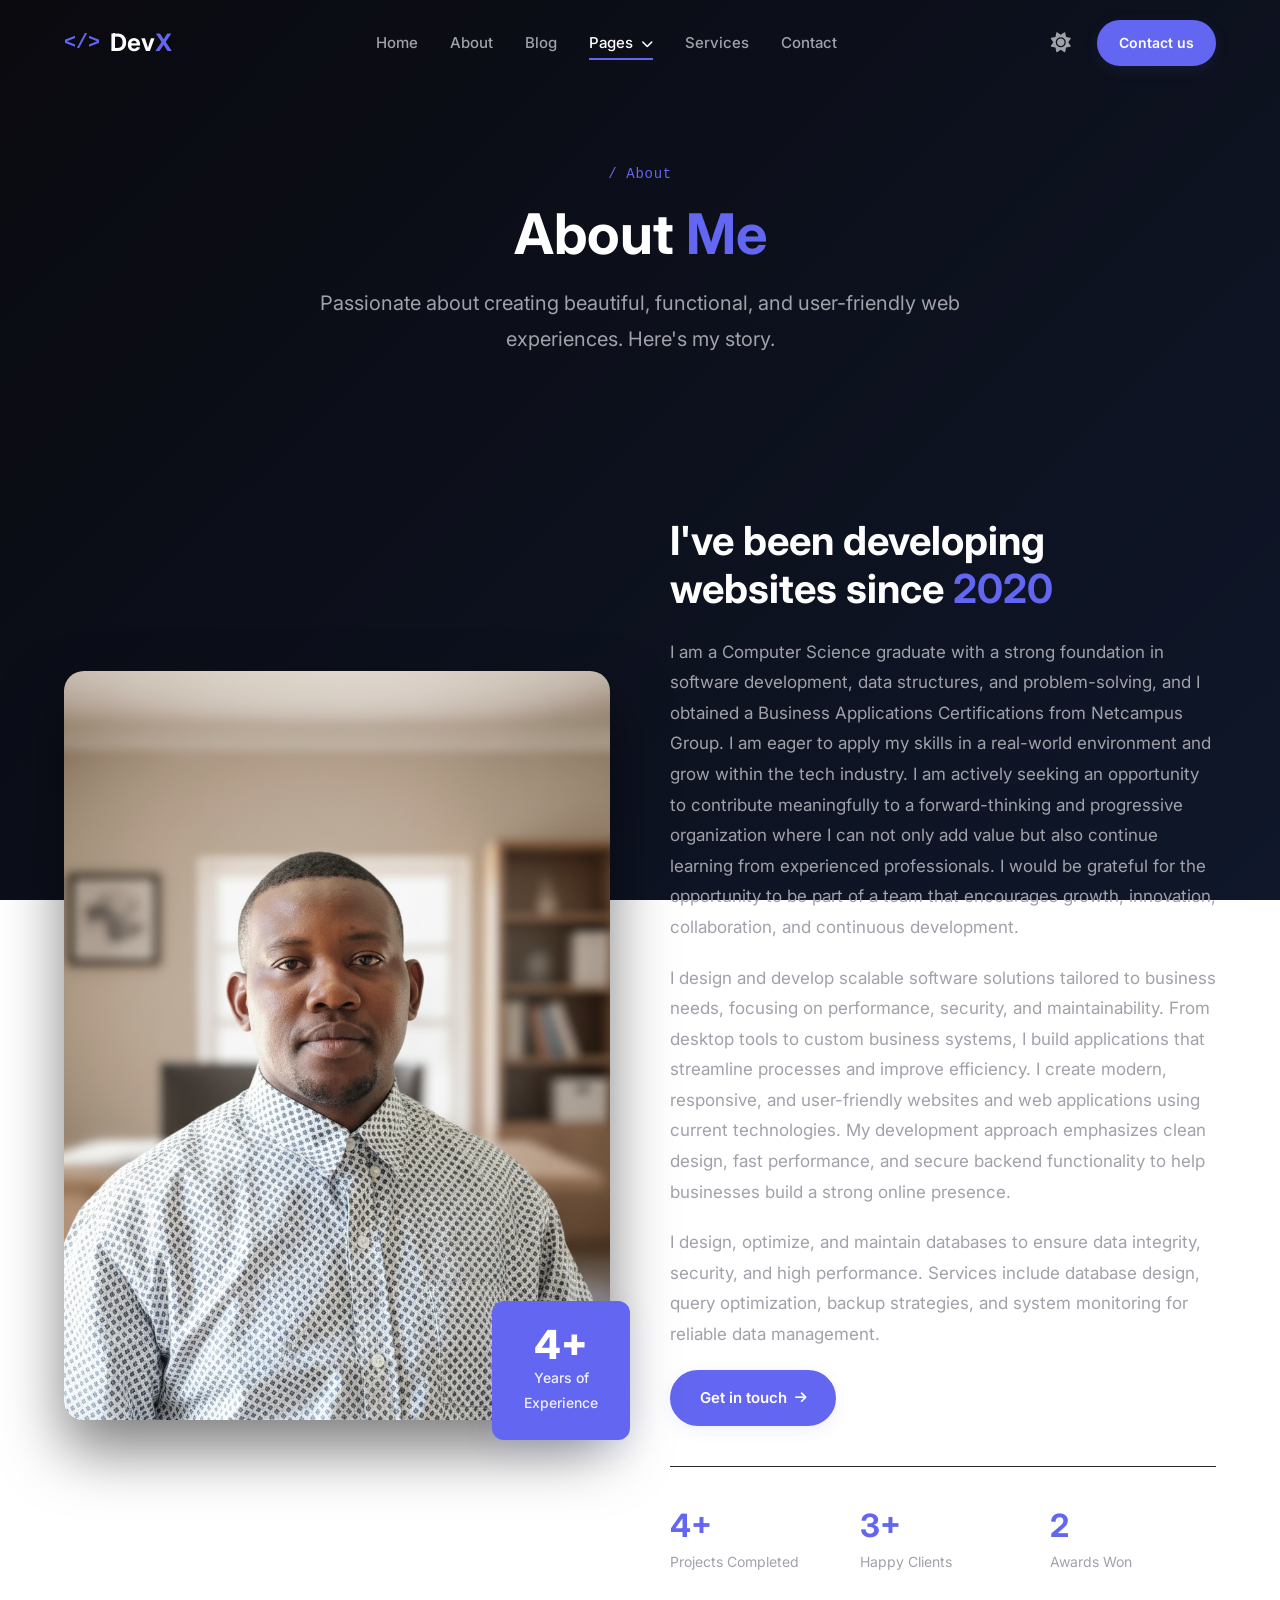
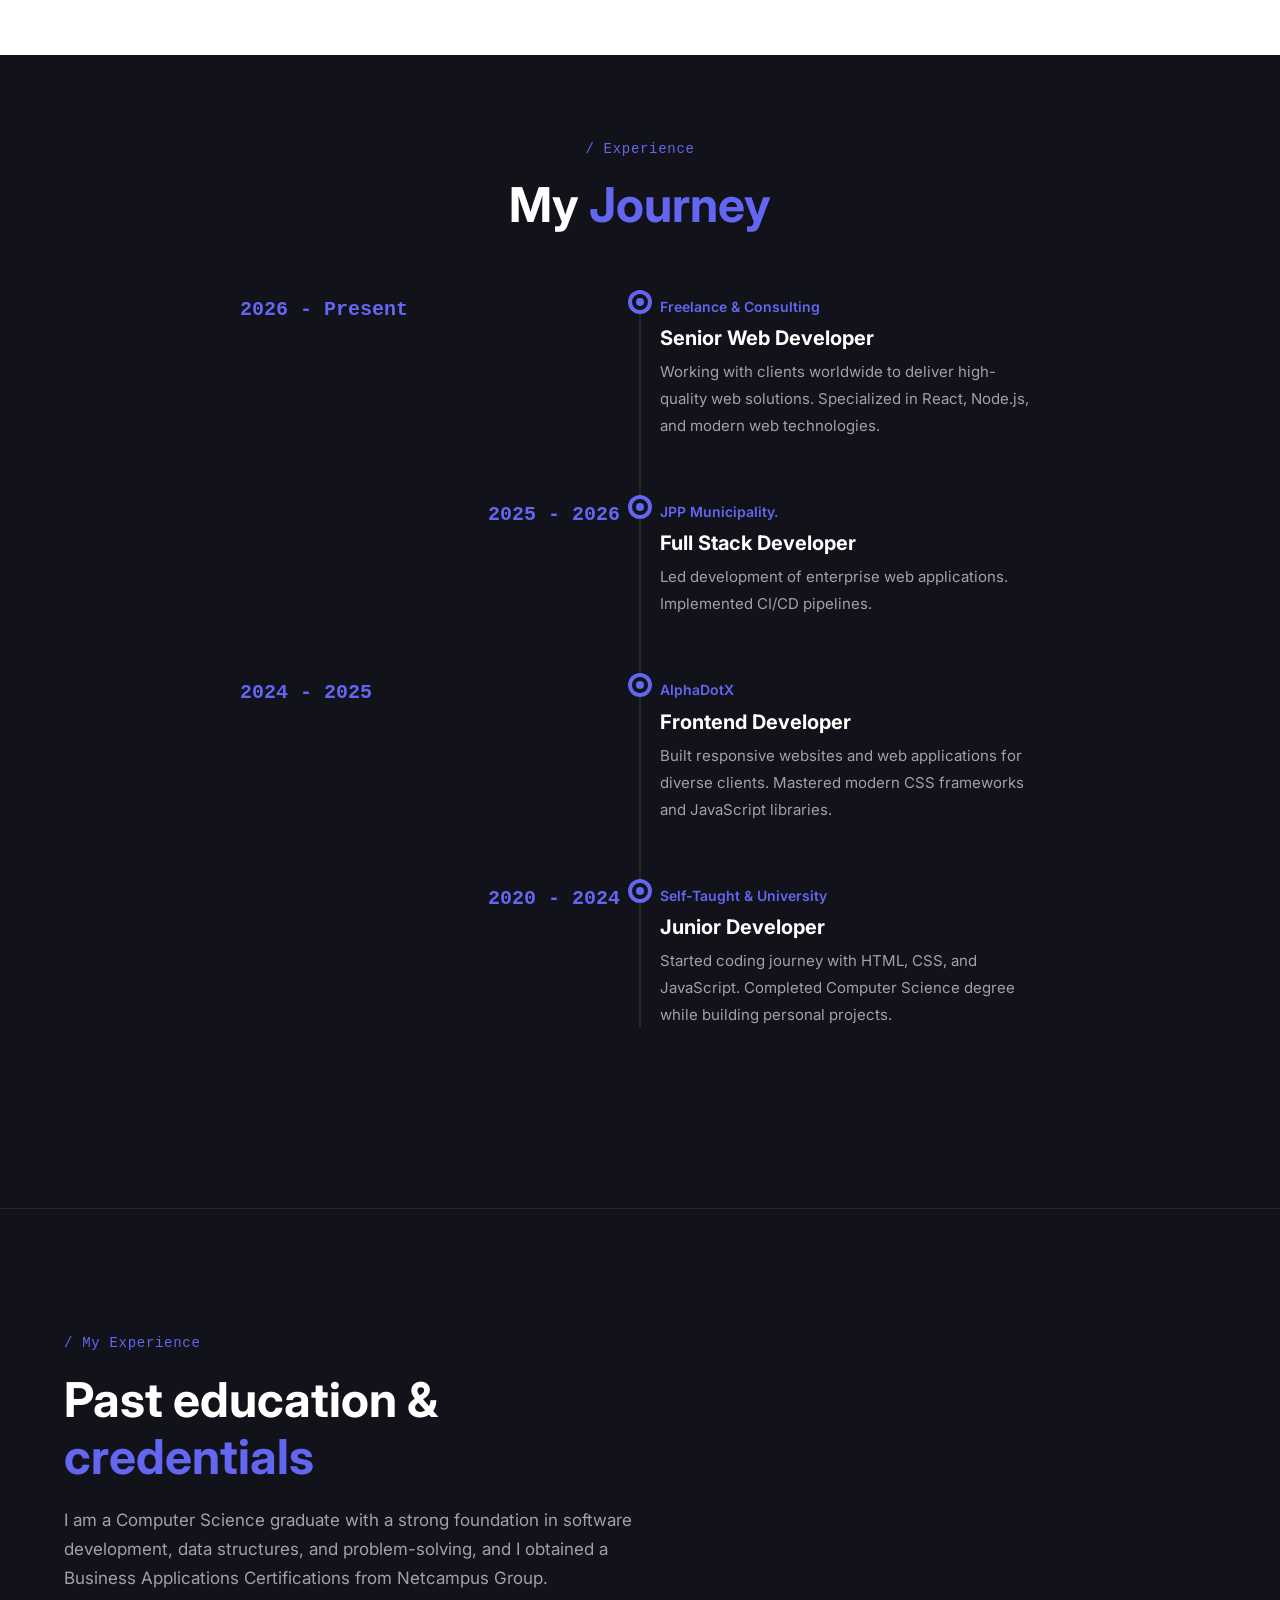
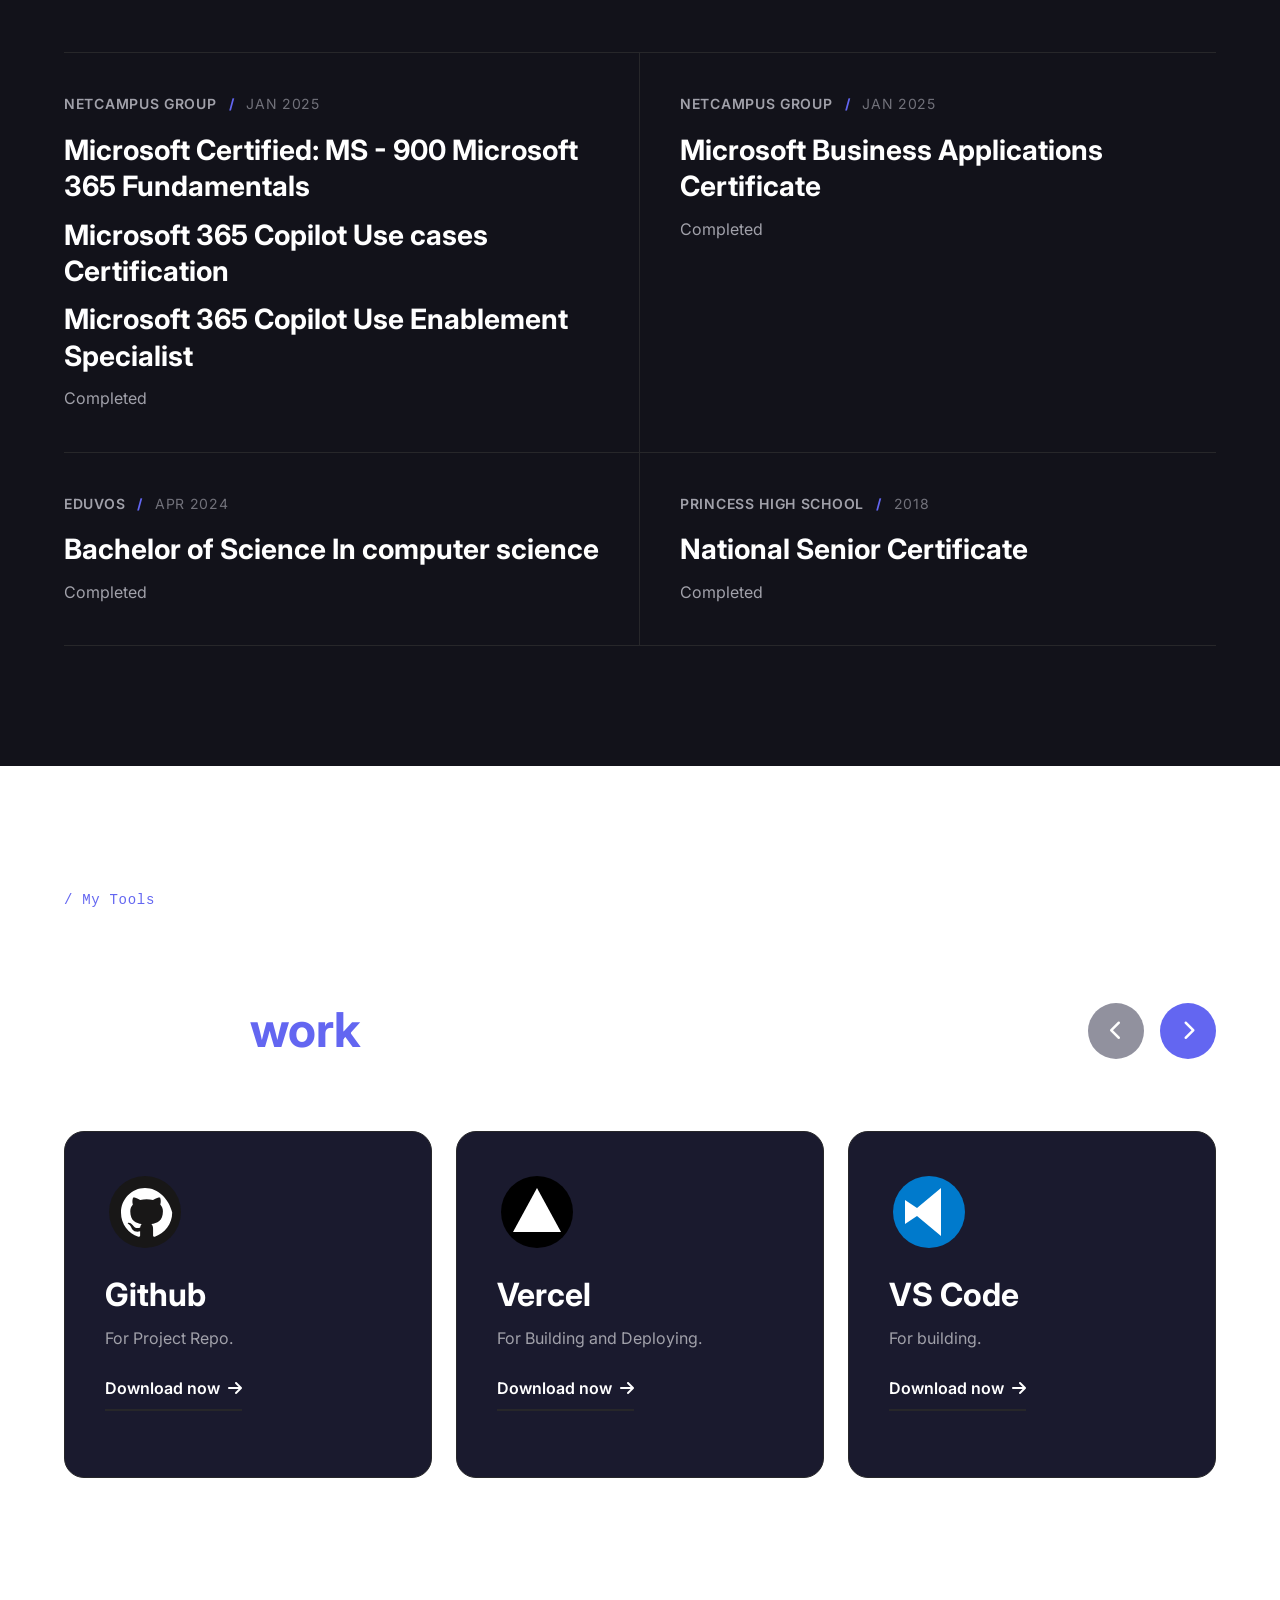
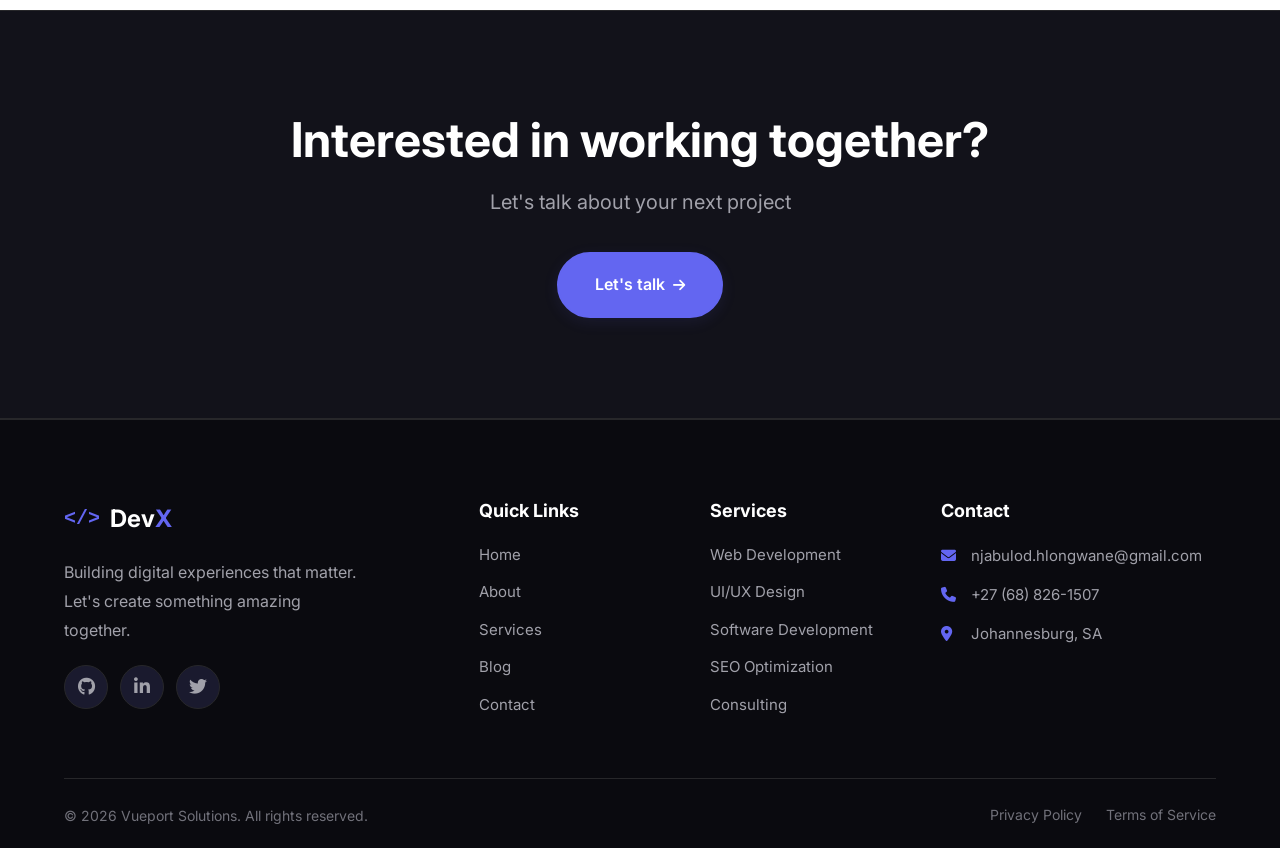
<file: about.html>
<!DOCTYPE html>
<html lang="en">
<head>
    <meta charset="UTF-8">
    <meta name="viewport" content="width=device-width, initial-scale=1.0">
    <title>About - Njabulo | Web Developer</title>
    <meta name="description" content="Learn more about John, a passionate web developer with 5+ years of experience">
    <link rel="preconnect" href="https://fonts.googleapis.com">
    <link rel="preconnect" href="https://fonts.gstatic.com" crossorigin>
    <link href="https://fonts.googleapis.com/css2?family=Inter:wght@300;400;500;600;700;800&display=swap" rel="stylesheet">
    <link rel="stylesheet" href="css/style.css">
    <link rel="stylesheet" href="css/animations.css">
    <link rel="stylesheet" href="css/responsive.css">
    <link rel="stylesheet" href="https://cdnjs.cloudflare.com/ajax/libs/font-awesome/6.4.0/css/all.min.css">
    <style>
        .about-hero {
            padding: 160px 0 80px;
            text-align: center;
        }

        .about-hero h1 {
            font-size: clamp(2.5rem, 5vw, 3.5rem);
            margin-bottom: 16px;
        }

        .about-hero p {
            font-size: 1.25rem;
            max-width: 700px;
            margin: 0 auto;
        }

        .about-story {
            padding: 80px 0;
        }

        .story-grid {
            display: grid;
            grid-template-columns: 1fr 1fr;
            gap: 60px;
            align-items: center;
        }

        .story-image {
            position: relative;
        }

        .story-image img {
            border-radius: var(--radius-lg);
            width: 100%;
            box-shadow: 0 30px 60px var(--shadow);
        }

        .story-badge {
            position: absolute;
            bottom: -20px;
            right: -20px;
            background: var(--accent);
            color: white;
            padding: 24px 32px;
            border-radius: var(--radius-md);
            text-align: center;
            box-shadow: 0 10px 30px var(--shadow-card);
        }

        .story-badge .number {
            font-size: 2.5rem;
            font-weight: 800;
            line-height: 1;
            display: block;
        }

        .story-badge .text {
            font-size: 0.875rem;
            font-weight: 500;
            opacity: 0.9;
        }

        .story-content h2 {
            margin-bottom: 24px;
            font-size: 2.5rem;
        }

        .story-content p {
            margin-bottom: 20px;
            font-size: 1.0625rem;
        }

        .story-stats {
            display: grid;
            grid-template-columns: repeat(3, 1fr);
            gap: 24px;
            margin-top: 40px;
            padding-top: 40px;
            border-top: 1px solid var(--border);
        }

        .story-stat h3 {
            font-size: 2rem;
            color: var(--accent);
            margin-bottom: 4px;
        }

        .story-stat span {
            font-size: 0.875rem;
            color: var(--text-secondary);
        }

        .timeline-section {
            padding: 80px 0 120px;
            background: var(--bg-secondary);
        }

        .timeline {
            max-width: 800px;
            margin: 0 auto;
            position: relative;
        }

        .timeline::before {
            content: '';
            position: absolute;
            left: 50%;
            transform: translateX(-50%);
            width: 2px;
            height: 100%;
            background: var(--border);
        }

        .timeline-item {
            display: grid;
            grid-template-columns: 1fr 1fr;
            gap: 40px;
            margin-bottom: 60px;
            position: relative;
        }

        .timeline-item:nth-child(even) .timeline-content {
            grid-column: 2;
        }

        .timeline-item:nth-child(even) .timeline-year {
            grid-column: 1;
            text-align: right;
        }

        .timeline-dot {
            position: absolute;
            left: 50%;
            top: 0;
            transform: translateX(-50%);
            width: 16px;
            height: 16px;
            border-radius: 50%;
            background: var(--accent);
            border: 4px solid var(--bg-secondary);
            box-shadow: 0 0 0 4px var(--accent);
        }

        .timeline-year {
            font-family: var(--font-mono);
            font-size: 1.25rem;
            font-weight: 700;
            color: var(--accent);
        }

        .timeline-content h3 {
            margin-bottom: 8px;
            font-size: 1.25rem;
        }

        .timeline-content p {
            font-size: 0.9375rem;
            color: var(--text-secondary);
        }

        .timeline-content .company {
            display: inline-block;
            font-size: 0.875rem;
            color: var(--accent);
            margin-bottom: 8px;
            font-weight: 600;
        }

        @media (max-width: 1023px) {
            .story-grid {
                grid-template-columns: 1fr;
                gap: 40px;
            }

            .story-image {
                order: -1;
                max-width: 400px;
                margin: 0 auto;
            }

            .timeline::before {
                left: 20px;
            }

            .timeline-item {
                grid-template-columns: 1fr;
                padding-left: 60px;
            }

            .timeline-item:nth-child(even) .timeline-content,
            .timeline-item:nth-child(even) .timeline-year {
                grid-column: 1;
                text-align: left;
            }

            .timeline-dot {
                left: 20px;
            }
        }

        @media (max-width: 767px) {
            .story-stats {
                grid-template-columns: 1fr;
                text-align: center;
            }

            .story-badge {
                right: 50%;
                transform: translateX(50%);
            }
        }
    </style>
</head>
<body>
    <!-- Navigation -->
    <nav class="navbar" id="navbar">
        <div class="container nav-container">
            <a href="index.html" class="logo">
                <span class="logo-icon">&lt;/&gt;</span>
                <span class="logo-text">Dev<span class="highlight">X</span></span>
            </a>

            <ul class="nav-menu" id="navMenu">
                <li><a href="index.html" class="nav-link">Home</a></li>
                <li><a href="about.html" class="nav-link active">About</a></li>
                <li><a href="blog.html" class="nav-link">Blog</a></li>
                <li class="dropdown">
                    <a href="#" class="nav-link">Pages <i class="fas fa-chevron-down"></i></a>
                    <ul class="dropdown-menu">
                        <li><a href="services.html">Services</a></li>
                        <li><a href="index.html#portfolio">Portfolio</a></li>
                        <li><a href="index.html#testimonials">Testimonials</a></li>
                    </ul>
                </li>
                <li><a href="services.html" class="nav-link">Services</a></li>
                <li><a href="contact.html" class="nav-link">Contact</a></li>
            </ul>

            <div class="nav-actions">
                <button class="theme-toggle" id="themeToggle" aria-label="Toggle theme">
                    <i class="fas fa-moon"></i>
                </button>
                <a href="contact.html" class="btn btn-primary btn-sm">Contact us</a>
                <button class="hamburger" id="hamburger" aria-label="Menu">
                    <span></span>
                    <span></span>
                    <span></span>
                </button>
            </div>
        </div>
    </nav>

    <!-- About Hero -->
    <section class="about-hero">
        <div class="container">
            <span class="section-tag">/ About</span>
            <h1>About <span class="highlight">Me</span></h1>
            <p>Passionate about creating beautiful, functional, and user-friendly web experiences. Here's my story.</p>
        </div>
    </section>

    <!-- Story Section -->
    <section class="about-story">
        <div class="container">
            <div class="story-grid">
                <div class="story-image">
                    <img src="images/davinci_edit_image_1777971785451.png" alt="njabulod- Web Developer">
                    <div class="story-badge">
                        <span class="number">4+</span>
                        <span class="text">Years of<br>Experience</span>
                    </div>
                </div>
                <div class="story-content">
                    <h2>I've been developing websites since <span class="highlight">2020</span></h2>
                    <p>
                        I am a Computer Science graduate
with a strong foundation in software
development, data structures, and
problem-solving, and I obtained a
Business Applications Certifications
from Netcampus Group. I am eager to
apply my skills in a real-world
environment and grow within the tech
industry. I am actively seeking an
opportunity to contribute
meaningfully to a forward-thinking
and progressive organization where I
can not only add value but also
continue learning from experienced
professionals. I would be grateful for
the opportunity to be part of a team
that encourages growth, innovation,
collaboration, and continuous
development.
                    </p>
                    <p>
                        I design and develop scalable software solutions tailored to business needs, focusing on performance, security, and maintainability. From desktop tools to custom business systems, I build applications that streamline processes and improve efficiency. I create modern, responsive, and user-friendly websites and web applications using current technologies. My development approach emphasizes clean design, fast performance, and secure backend functionality to help businesses build a strong online presence.
                    </p>
                    <p>
                        I design, optimize, and maintain databases to ensure data integrity, security, and high performance. Services include database design, query optimization, backup strategies, and system monitoring for reliable data management.
                    </p>
                    <a href="contact.html" class="btn btn-primary">
                        Get in touch <i class="fas fa-arrow-right"></i>
                    </a>

                    <div class="story-stats">
                        <div class="story-stat">
                            <h3>4+</h3>
                            <span>Projects Completed</span>
                        </div>
                        <div class="story-stat">
                            <h3>3+</h3>
                            <span>Happy Clients</span>
                        </div>
                        <div class="story-stat">
                            <h3>2</h3>
                            <span>Awards Won</span>
                        </div>
                    </div>
                </div>
            </div>
        </div>
    </section>


    <!-- Timeline Section -->
    <section class="timeline-section">
        <div class="container">
            <div class="section-header center">
                <span class="section-tag">/ Experience</span>
                <h2 class="section-title">My <span class="highlight">Journey</span></h2>
            </div>

            <div class="timeline">
                <div class="timeline-item">
                    <div class="timeline-dot"></div>
                    <div class="timeline-year">2026 - Present</div>
                    <div class="timeline-content">
                        <span class="company">Freelance & Consulting</span>
                        <h3>Senior Web Developer</h3>
                        <p>Working with clients worldwide to deliver high-quality web solutions. Specialized in React, Node.js, and modern web technologies.</p>
                    </div>
                </div>

                <div class="timeline-item">
                    <div class="timeline-dot"></div>
                    <div class="timeline-year">2025 - 2026</div>
                    <div class="timeline-content">
                        <span class="company">JPP Municipality.</span>
                        <h3>Full Stack Developer</h3>
                        <p>Led development of enterprise web applications. Implemented CI/CD pipelines.</p>
                    </div>
                </div>

                <div class="timeline-item">
                    <div class="timeline-dot"></div>
                    <div class="timeline-year">2024 - 2025</div>
                    <div class="timeline-content">
                        <span class="company">AlphaDotX</span>
                        <h3>Frontend Developer</h3>
                        <p>Built responsive websites and web applications for diverse clients. Mastered modern CSS frameworks and JavaScript libraries.</p>
                    </div>
                </div>

                <div class="timeline-item">
                    <div class="timeline-dot"></div>
                    <div class="timeline-year">2020 - 2024</div>
                    <div class="timeline-content">
                        <span class="company">Self-Taught & University</span>
                        <h3>Junior Developer</h3>
                        <p>Started coding journey with HTML, CSS, and JavaScript. Completed Computer Science degree while building personal projects.</p>
                    </div>
                </div>
            </div>
        </div>
    </section>



    <!-- Education & Credentials Section -->
    <section class="education-section">
        <div class="container">
            <div class="section-header">
                <span class="section-tag">/ My Experience</span>
                <h2 class="section-title">Past education &<br><span class="highlight">credentials</span></h2>
            </div>
            <p class="section-intro">I am a Computer Science graduate
                with a strong foundation in software
                development, data structures, and
                problem-solving, and I obtained a
                Business Applications Certifications
                from Netcampus Group. </p>

            <div class="education-grid">
                <div class="education-card">
                    <div class="education-meta">
                        <span class="school">Netcampus Group</span>
                        <span class="separator">/</span>
                        <span class="date">Jan 2025</span>
                    </div>
                    <h3>Microsoft Certified: MS - 900 Microsoft 365 Fundamentals</h3>
                     <h3>Microsoft 365 Copilot Use cases Certification</h3>
                       <h3>Microsoft 365 Copilot Use Enablement Specialist</h3>
                    <p>Completed</p>
                </div>

                <div class="education-card">
                    <div class="education-meta">
                        <span class="school">Netcampus Group</span>
                        <span class="separator">/</span>
                        <span class="date">Jan 2025</span>
                    </div>
                    <h3>Microsoft Business Applications Certificate</h3>
                    <p>Completed</p>
                </div>

                <div class="education-card">
                    <div class="education-meta">
                        <span class="school">Eduvos</span>
                        <span class="separator">/</span>
                        <span class="date">Apr 2024</span>
                    </div>
                    <h3>Bachelor of Science In computer science
                    </h3>
                    <p>Completed</p>
                </div>

                <div class="education-card">
                    <div class="education-meta">
                        <span class="school">Princess High School</span>
                        <span class="separator">/</span>
                        <span class="date"> 2018</span>
                    </div>
                    <h3>National Senior Certificate</h3>
                    <p>Completed</p>
                </div>
            </div>
        </div>
    </section>

    <!-- My Tools Section -->
    <section class="tools-section">
        <div class="container">
            <div class="tools-header">
                <div class="tools-title">
                    <span class="section-tag">/ My Tools</span>
                    <h2 class="section-title">Discover what tools<br>I use for <span class="highlight">work</span></h2>
                </div>
                <div class="tools-nav">
                    <button class="tool-nav-btn prev" id="toolsPrev" aria-label="Previous">
                        <i class="fas fa-chevron-left"></i>
                    </button>
                    <button class="tool-nav-btn next" id="toolsNext" aria-label="Next">
                        <i class="fas fa-chevron-right"></i>
                    </button>
                </div>
            </div>

            <div class="tools-slider">
                <div class="tools-track" id="toolsTrack">
                    <div class="tool-card">
                        <div class="tool-icon">
                            <svg viewBox="0 0 100 100" class="github-icon">
                                <circle cx="50" cy="50" r="45" fill="#181717"/>
                                <path d="M50 20C33.4 20 20 33.9 20 50.8c0 14.1 9.1 26 21.7 30.2 1.6.3 2.2-.7 2.2-1.5v-5.3c-8.8 1.9-10.7-4.3-10.7-4.3-1.4-3.7-3.5-4.7-3.5-4.7-2.9-2 .2-1.9.2-1.9 3.2.2 4.9 3.3 4.9 3.3 2.8 4.9 7.4 3.5 9.2 2.7.3-2.1 1.1-3.5 2-4.3-7-.8-14.4-3.6-14.4-15.9 0-3.5 1.2-6.4 3.3-8.6-.3-.8-1.4-4.2.3-8.7 0 0 2.7-.9 8.8 3.3 2.5-.7 5.3-1.1 8-1.1s5.5.4 8 1.1c6.1-4.2 8.8-3.3 8.8-3.3 1.7 4.5.6 7.9.3 8.7 2 2.2 3.3 5.1 3.3 8.6 0 12.4-7.4 15.1-14.5 15.9 1.1 1 2.2 2.9 2.2 5.8v8.6c0 .8.6 1.8 2.2 1.5 12.6-4.2 21.7-16.1 21.7-30.2C80 33.9 66.6 20 50 20z" fill="white"/>
                            </svg>
                        </div>
                        <h3>Github</h3>
                        <p>For Project Repo.</p>
                        <a href="https://github.com" class="tool-link">Download now <i class="fas fa-arrow-right"></i></a>
                    </div>

                    <div class="tool-card">
                        <div class="tool-icon">
                            <svg viewBox="0 0 100 100" class="vercel-icon">
                                <circle cx="50" cy="50" r="45" fill="#000"/>
                                <polygon points="50,20 80,75 20,75" fill="white"/>
                            </svg>
                        </div>
                        <h3>Vercel</h3>
                        <p>For Building and Deploying.</p>
                        <a href="https://vercel.com" class="tool-link">Download now <i class="fas fa-arrow-right"></i></a>
                    </div>

                    <div class="tool-card">
                        <div class="tool-icon">
                            <svg viewBox="0 0 100 100" class="vscode-icon">
                                <circle cx="50" cy="50" r="45" fill="#007ACC"/>
                                <path d="M65 20L35 45 20 35v30l15-10 30 25V20z" fill="white"/>
                            </svg>
                        </div>
                        <h3>VS Code</h3>
                        <p>For building.</p>
                        <a href="https://code.visualstudio.com" class="tool-link">Download now <i class="fas fa-arrow-right"></i></a>
                    </div>

                    <div class="tool-card">
                        <div class="tool-icon">
                            <svg viewBox="0 0 100 100" class="figma-icon">
                                <circle cx="50" cy="50" r="45" fill="#F24E1E"/>
                                <rect x="35" y="25" width="12" height="12" rx="6" fill="white"/>
                                <rect x="35" y="39" width="12" height="12" rx="6" fill="white"/>
                                <rect x="35" y="53" width="12" height="12" rx="6" fill="white"/>
                                <rect x="49" y="25" width="12" height="12" rx="6" fill="white"/>
                                <rect x="49" y="39" width="12" height="12" rx="6" fill="white"/>
                            </svg>
                        </div>
                        <h3>Figma</h3>
                        <p>For design and prototype Products.</p>
                        <a href="https://figma.com" class="tool-link">Download now <i class="fas fa-arrow-right"></i></a>
                    </div>

                    <div class="tool-card">
                        <div class="tool-icon">
                            <svg viewBox="0 0 100 100" class="docker-icon">
                                <circle cx="50" cy="50" r="45" fill="#2496ED"/>
                                <rect x="30" y="45" width="8" height="8" rx="1" fill="white"/>
                                <rect x="40" y="45" width="8" height="8" rx="1" fill="white"/>
                                <rect x="50" y="45" width="8" height="8" rx="1" fill="white"/>
                                <rect x="30" y="35" width="8" height="8" rx="1" fill="white"/>
                                <rect x="40" y="35" width="8" height="8" rx="1" fill="white"/>
                                <rect x="50" y="35" width="8" height="8" rx="1" fill="white"/>
                                <rect x="60" y="35" width="8" height="8" rx="1" fill="white"/>
                                <path d="M25 55h50v3c0 5-4 9-9 9H34c-5 0-9-4-9-9v-3z" fill="white"/>
                            </svg>
                        </div>
                        <h3>Docker</h3>
                        <p>For Saas development and Deployment.</p>
                        <a href="https://docker.com" class="tool-link">Download now <i class="fas fa-arrow-right"></i></a>
                    </div>
                </div>
            </div>
        </div>
    </section>

    <!-- CTA Section -->
    <section class="cta-section">
        <div class="container">
            <div class="cta-content">
                <h2>Interested in working together?</h2>
                <p>Let's talk about your next project</p>
                <a href="contact.html" class="btn btn-primary btn-lg">
                    Let's talk <i class="fas fa-arrow-right"></i>
                </a>
            </div>
        </div>
    </section>

    <!-- Footer -->
    <footer class="footer">
        <div class="container">
            <div class="footer-grid">
                <div class="footer-brand">
                    <a href="index.html" class="logo">
                        <span class="logo-icon">&lt;/&gt;</span>
                        <span class="logo-text">Dev<span class="highlight">X</span></span>
                    </a>
                    <p>Building digital experiences that matter. Let's create something amazing together.</p>
                    <div class="social-links">
                        <a href="https://github.com/byprojecthub" class="social-link" aria-label="GitHub"><i class="fab fa-github"></i></a>
                        <a href="https://www.linkedin.com/in/njabulo-dlamini-58b66a268/" class="social-link" aria-label="LinkedIn"><i class="fab fa-linkedin-in"></i></a>                        <a href="https://x.com/Colourerr" class="social-link" aria-label="Twitter"><i class="fab fa-twitter"></i></a>
 
                    </div>
                </div>
                <div class="footer-links">
                    <h4>Quick Links</h4>
                    <ul>
                        <li><a href="index.html">Home</a></li>
                        <li><a href="about.html">About</a></li>
                        <li><a href="services.html">Services</a></li>
                        <li><a href="blog.html">Blog</a></li>
                        <li><a href="contact.html">Contact</a></li>
                    </ul>
                </div>
                <div class="footer-links">
                    <h4>Services</h4>
                    <ul>
                        <li><a href="#">Web Development</a></li>
                        <li><a href="#">UI/UX Design</a></li>
                        <li><a href="#">Software Development</a></li>
                        <li><a href="#">SEO Optimization</a></li>
                        <li><a href="#">Consulting</a></li>
                    </ul>
                </div>
                <div class="footer-contact">
                    <h4>Contact</h4>
                    <p><i class="fas fa-envelope"></i> njabulod.hlongwane@gmail.com</p>
                    <p><i class="fas fa-phone"></i> +27 (68) 826-1507</p>
                    <p><i class="fas fa-map-marker-alt"></i> Johannesburg, SA</p>
                </div>
            </div>
            <div class="footer-bottom">
                <p>&copy; 2026 Vueport Solutions. All rights reserved.</p>
                <div class="footer-legal">
                    <a href="#">Privacy Policy</a>
                    <a href="#">Terms of Service</a>
                </div>
            </div>
        </div>
    </footer>

    <!-- Toast Notification -->
    <div class="toast" id="toast"></div>

    <script src="js/main.js"></script>
</body>
</html>
</file>
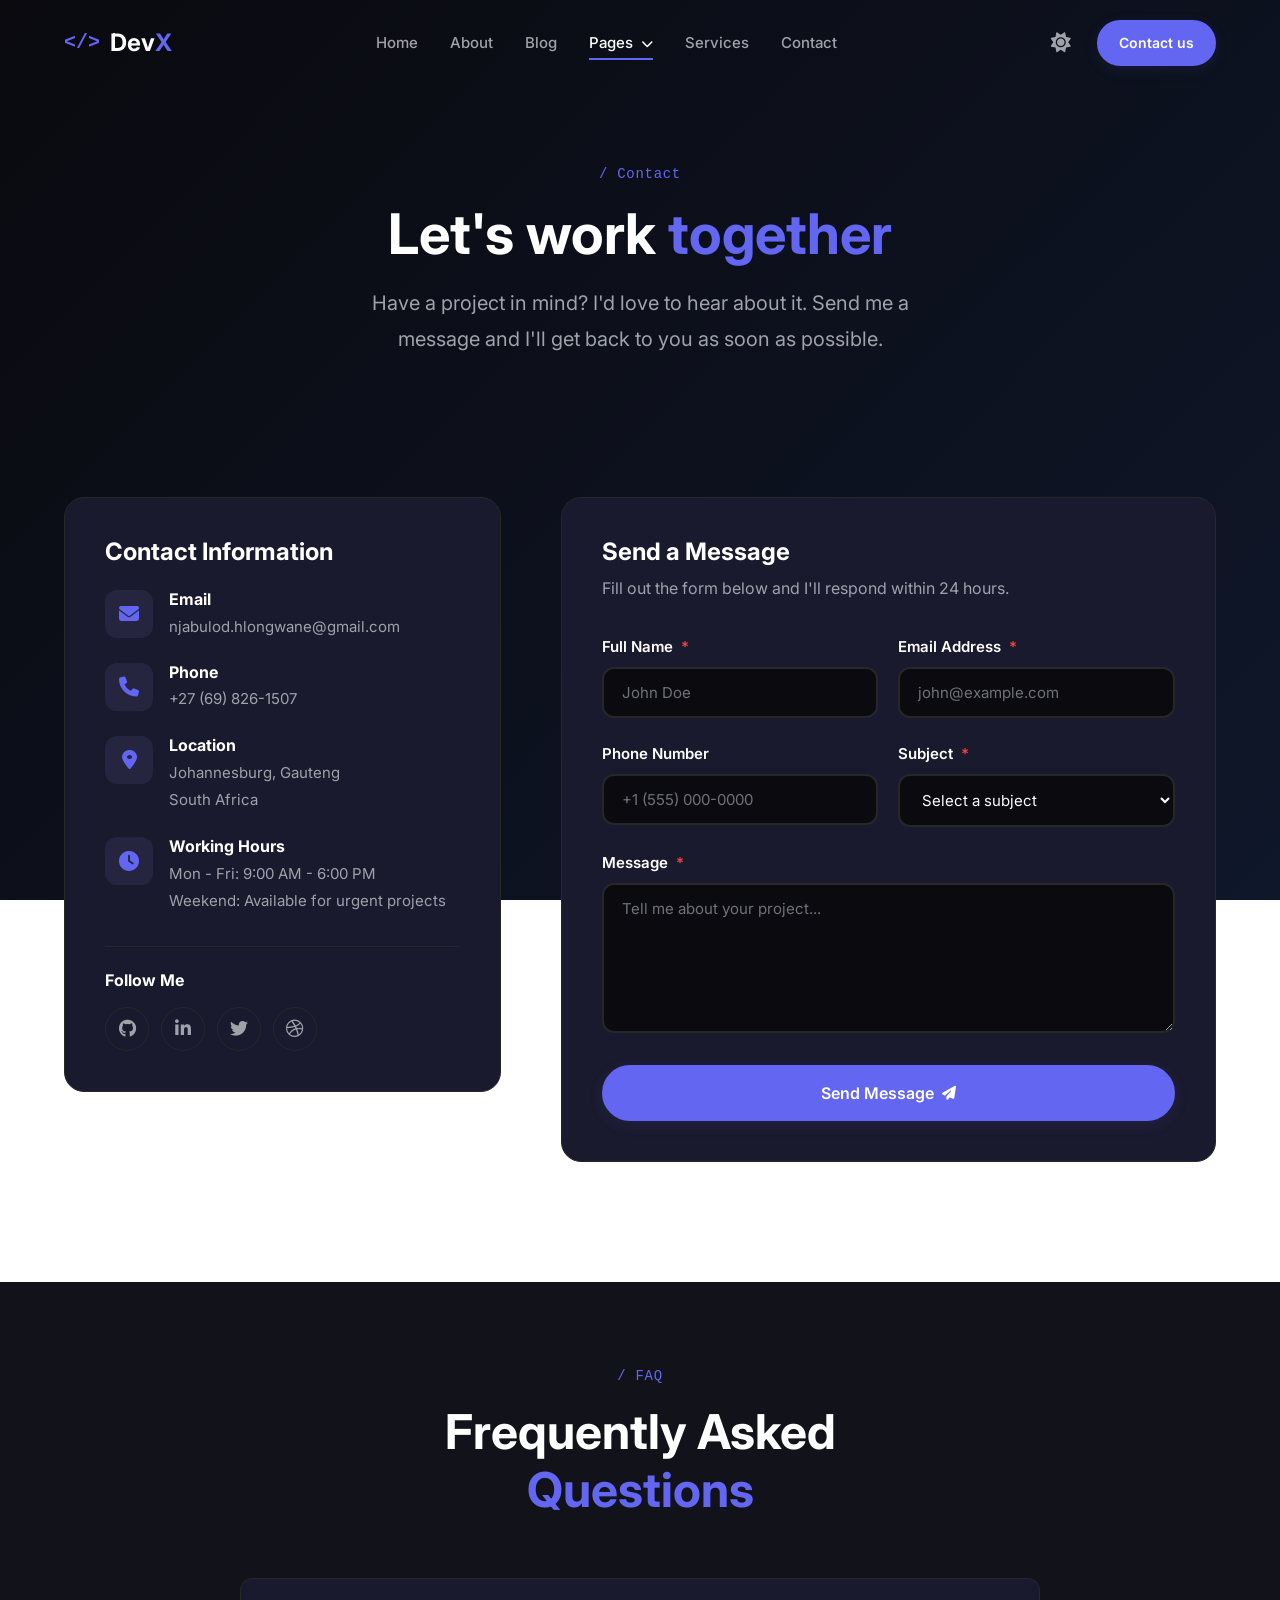
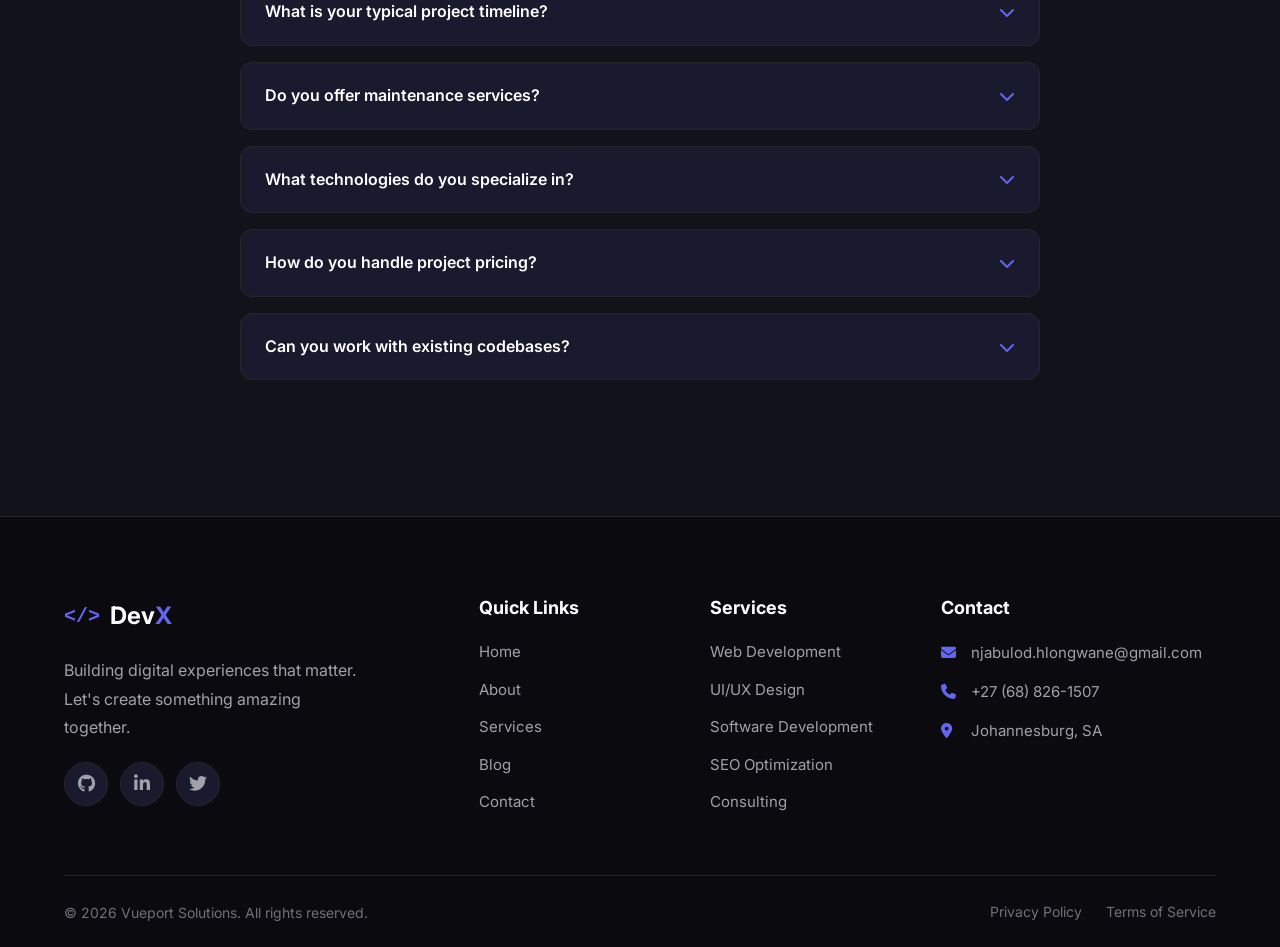
<file: contact.html>
<!DOCTYPE html>
<html lang="en">
<head>
    <meta charset="UTF-8">
    <meta name="viewport" content="width=device-width, initial-scale=1.0">
    <title>Contact - John | Web Developer</title>
    <meta name="description" content="Get in touch with John for web development projects and collaborations">
    <link rel="preconnect" href="https://fonts.googleapis.com">
    <link rel="preconnect" href="https://fonts.gstatic.com" crossorigin>
    <link href="https://fonts.googleapis.com/css2?family=Inter:wght@300;400;500;600;700;800&display=swap" rel="stylesheet">
    <link rel="stylesheet" href="css/style.css">
    <link rel="stylesheet" href="css/animations.css">
    <link rel="stylesheet" href="css/responsive.css">
    <link rel="stylesheet" href="https://cdnjs.cloudflare.com/ajax/libs/font-awesome/6.4.0/css/all.min.css">
    <style>
        /* Contact Page Specific Styles */
        .contact-hero {
            padding: 160px 0 80px;
            text-align: center;
        }

        .contact-hero h1 {
            font-size: clamp(2.5rem, 5vw, 3.5rem);
            margin-bottom: 16px;
        }

        .contact-hero p {
            font-size: 1.25rem;
            max-width: 600px;
            margin: 0 auto;
        }

        .contact-section {
            padding: 60px 0 120px;
        }

        .contact-grid {
            display: grid;
            grid-template-columns: 1fr 1.5fr;
            gap: 60px;
            align-items: start;
        }

        .contact-info {
            background: var(--bg-card);
            border: 1px solid var(--border);
            border-radius: var(--radius-lg);
            padding: 40px;
        }

        .contact-info h3 {
            margin-bottom: 24px;
            font-size: 1.5rem;
        }

        .info-item {
            display: flex;
            align-items: flex-start;
            gap: 16px;
            margin-bottom: 24px;
        }

        .info-item i {
            width: 48px;
            height: 48px;
            border-radius: var(--radius-md);
            background: var(--bg-hover);
            display: flex;
            align-items: center;
            justify-content: center;
            color: var(--accent);
            font-size: 1.25rem;
            flex-shrink: 0;
        }

        .info-item h4 {
            font-size: 1rem;
            margin-bottom: 4px;
        }

        .info-item p, .info-item a {
            font-size: 0.9375rem;
            color: var(--text-secondary);
        }

        .info-item a:hover {
            color: var(--accent);
        }

        .contact-social {
            margin-top: 32px;
            padding-top: 24px;
            border-top: 1px solid var(--border);
        }

        .contact-social h4 {
            margin-bottom: 16px;
            font-size: 1rem;
        }

        .contact-social .social-links {
            justify-content: flex-start;
        }

        /* Contact Form */
        .contact-form-wrapper {
            background: var(--bg-card);
            border: 1px solid var(--border);
            border-radius: var(--radius-lg);
            padding: 40px;
        }

        .contact-form-wrapper h3 {
            margin-bottom: 8px;
            font-size: 1.5rem;
        }

        .contact-form-wrapper > p {
            margin-bottom: 32px;
            color: var(--text-secondary);
        }

        .form-group {
            margin-bottom: 24px;
        }

        .form-group label {
            display: block;
            font-size: 0.9375rem;
            font-weight: 600;
            margin-bottom: 8px;
            color: var(--text-primary);
        }

        .form-group label .required {
            color: #ef4444;
            margin-left: 4px;
        }

        .form-control {
            width: 100%;
            padding: 14px 18px;
            font-family: var(--font-primary);
            font-size: 0.9375rem;
            color: var(--text-primary);
            background: var(--bg-primary);
            border: 2px solid var(--border);
            border-radius: var(--radius-md);
            transition: all var(--transition-normal);
            outline: none;
        }

        .form-control::placeholder {
            color: var(--text-muted);
        }

        .form-control:focus {
            border-color: var(--accent);
            box-shadow: 0 0 0 4px var(--shadow-card);
        }

        .form-control.error {
            border-color: #ef4444;
        }

        textarea.form-control {
            min-height: 150px;
            resize: vertical;
        }

        .form-row {
            display: grid;
            grid-template-columns: 1fr 1fr;
            gap: 20px;
        }

        .form-status {
            padding: 16px;
            border-radius: var(--radius-md);
            margin-bottom: 24px;
            display: none;
            font-weight: 500;
        }

        .form-status.success {
            display: block;
            background: rgba(34, 197, 94, 0.1);
            border: 1px solid #22c55e;
            color: #22c55e;
        }

        .form-status.error {
            display: block;
            background: rgba(239, 68, 68, 0.1);
            border: 1px solid #ef4444;
            color: #ef4444;
        }

        .submit-btn {
            width: 100%;
            justify-content: center;
            padding: 16px;
            font-size: 1rem;
        }

        .submit-btn:disabled {
            opacity: 0.7;
            cursor: not-allowed;
        }

        /* FAQ Section */
        .faq-section {
            padding: 80px 0 120px;
            background: var(--bg-secondary);
        }

        .faq-grid {
            max-width: 800px;
            margin: 0 auto;
        }

        .faq-item {
            background: var(--bg-card);
            border: 1px solid var(--border);
            border-radius: var(--radius-md);
            margin-bottom: 16px;
            overflow: hidden;
        }

        .faq-question {
            padding: 20px 24px;
            display: flex;
            justify-content: space-between;
            align-items: center;
            cursor: pointer;
            font-weight: 600;
            transition: color var(--transition-fast);
        }

        .faq-question:hover {
            color: var(--accent);
        }

        .faq-question i {
            transition: transform var(--transition-normal);
            color: var(--accent);
        }

        .faq-item.active .faq-question i {
            transform: rotate(180deg);
        }

        .faq-answer {
            padding: 0 24px;
            max-height: 0;
            overflow: hidden;
            transition: all var(--transition-normal);
        }

        .faq-item.active .faq-answer {
            padding: 0 24px 20px;
            max-height: 300px;
        }

        .faq-answer p {
            color: var(--text-secondary);
            font-size: 0.9375rem;
        }

        @media (max-width: 1023px) {
            .contact-grid {
                grid-template-columns: 1fr;
            }

            .contact-info {
                order: 2;
            }

            .contact-form-wrapper {
                order: 1;
            }
        }

        @media (max-width: 767px) {
            .form-row {
                grid-template-columns: 1fr;
            }

            .contact-info, .contact-form-wrapper {
                padding: 24px;
            }
        }
    </style>
</head>
<body>
    <!-- Navigation -->
    <nav class="navbar" id="navbar">
        <div class="container nav-container">
            <a href="index.html" class="logo">
                <span class="logo-icon">&lt;/&gt;</span>
                <span class="logo-text">Dev<span class="highlight">X</span></span>
            </a>

            <ul class="nav-menu" id="navMenu">
                <li><a href="index.html" class="nav-link">Home</a></li>
                <li><a href="about.html" class="nav-link">About</a></li>
                <li><a href="blog.html" class="nav-link">Blog</a></li>
                <li class="dropdown">
                    <a href="#" class="nav-link">Pages <i class="fas fa-chevron-down"></i></a>
                    <ul class="dropdown-menu">
                        <li><a href="services.html">Services</a></li>
                        <li><a href="index.html#portfolio">Portfolio</a></li>
                        <li><a href="index.html#testimonials">Testimonials</a></li>
                    </ul>
                </li>
                <li><a href="services.html" class="nav-link">Services</a></li>
                <li><a href="contact.html" class="nav-link active">Contact</a></li>
            </ul>

            <div class="nav-actions">
                <button class="theme-toggle" id="themeToggle" aria-label="Toggle theme">
                    <i class="fas fa-moon"></i>
                </button>
                <a href="contact.html" class="btn btn-primary btn-sm">Contact us</a>
                <button class="hamburger" id="hamburger" aria-label="Menu">
                    <span></span>
                    <span></span>
                    <span></span>
                </button>
            </div>
        </div>
    </nav>

    <!-- Contact Hero -->
    <section class="contact-hero">
        <div class="container">
            <span class="section-tag">/ Contact</span>
            <h1>Let's work <span class="highlight">together</span></h1>
            <p>Have a project in mind? I'd love to hear about it. Send me a message and I'll get back to you as soon as possible.</p>
        </div>
    </section>

    <!-- Contact Section -->
    <section class="contact-section">
        <div class="container">
            <div class="contact-grid">
                <!-- Contact Info -->
                <div class="contact-info">
                    <h3>Contact Information</h3>

                    <div class="info-item">
                        <i class="fas fa-envelope"></i>
                        <div>
                            <h4>Email</h4>
                            <a href="mailto:john@devx.com">njabulod.hlongwane@gmail.com</a>
                        </div>
                    </div>

                    <div class="info-item">
                        <i class="fas fa-phone"></i>
                        <div>
                            <h4>Phone</h4>
                            <a href="tel:+15551234567">+27 (69) 826-1507</a>
                        </div>
                    </div>

                    <div class="info-item">
                        <i class="fas fa-map-marker-alt"></i>
                        <div>
                            <h4>Location</h4>
                            <p>Johannesburg, Gauteng<br>South Africa</p>
                        </div>
                    </div>

                    <div class="info-item">
                        <i class="fas fa-clock"></i>
                        <div>
                            <h4>Working Hours</h4>
                            <p>Mon - Fri: 9:00 AM - 6:00 PM<br>Weekend: Available for urgent projects</p>
                        </div>
                    </div>

                    <div class="contact-social">
                        <h4>Follow Me</h4>
                        <div class="social-links">
                            <a href="#" class="social-link" aria-label="GitHub"><i class="fab fa-github"></i></a>
                            <a href="#" class="social-link" aria-label="LinkedIn"><i class="fab fa-linkedin-in"></i></a>
                            <a href="#" class="social-link" aria-label="Twitter"><i class="fab fa-twitter"></i></a>
                            <a href="#" class="social-link" aria-label="Dribbble"><i class="fab fa-dribbble"></i></a>
                        </div>
                    </div>
                </div>

                <!-- Contact Form -->
                <div class="contact-form-wrapper">
                    <h3>Send a Message</h3>
                    <p>Fill out the form below and I'll respond within 24 hours.</p>

                    <div class="form-status" id="formStatus"></div>

                    <form action="php/contact-process.php" method="POST" data-validate id="contactForm">
                        <div class="form-row">
                            <div class="form-group">
                                <label for="name">Full Name <span class="required">*</span></label>
                                <input type="text" id="name" name="name" class="form-control" placeholder="John Doe" required minlength="2">
                            </div>
                            <div class="form-group">
                                <label for="email">Email Address <span class="required">*</span></label>
                                <input type="email" id="email" name="email" class="form-control" placeholder="john@example.com" required>
                            </div>
                        </div>

                        <div class="form-row">
                            <div class="form-group">
                                <label for="phone">Phone Number</label>
                                <input type="tel" id="phone" name="phone" class="form-control" placeholder="+1 (555) 000-0000">
                            </div>
                            <div class="form-group">
                                <label for="subject">Subject <span class="required">*</span></label>
                                <select id="subject" name="subject" class="form-control" required>
                                    <option value="">Select a subject</option>
                                    <option value="Web Development">Web Development</option>
                                    <option value="UI/UX Design">UI/UX Design</option>
                                    <option value="Software Development">Software Development</option>
                                    <option value="Consulting">Consulting</option>
                                    <option value="Job Opportunity">Job Opportunity</option>
                                    <option value="Other">Other</option>
                                </select>
                            </div>
                        </div>

                        <div class="form-group">
                            <label for="message">Message <span class="required">*</span></label>
                            <textarea id="message" name="message" class="form-control" placeholder="Tell me about your project..." required minlength="10"></textarea>
                        </div>

                        <button type="submit" class="btn btn-primary submit-btn" id="submitBtn">
                            Send Message <i class="fas fa-paper-plane"></i>
                        </button>
                    </form>
                </div>
            </div>
        </div>
    </section>

    <!-- FAQ Section -->
    <section class="faq-section">
        <div class="container">
            <div class="section-header center">
                <span class="section-tag">/ FAQ</span>
                <h2 class="section-title">Frequently Asked <span class="highlight">Questions</span></h2>
            </div>

            <div class="faq-grid">
                <div class="faq-item">
                    <div class="faq-question">
                        <span>What is your typical project timeline?</span>
                        <i class="fas fa-chevron-down"></i>
                    </div>
                    <div class="faq-answer">
                        <p>Project timelines vary based on complexity. A simple landing page typically takes 1-2 weeks, while a full web application can take 4-8 weeks. I'll provide a detailed timeline during our initial consultation.</p>
                    </div>
                </div>

                <div class="faq-item">
                    <div class="faq-question">
                        <span>Do you offer maintenance services?</span>
                        <i class="fas fa-chevron-down"></i>
                    </div>
                    <div class="faq-answer">
                        <p>Yes! I offer monthly maintenance packages that include security updates, performance monitoring, content updates, and technical support. This ensures your website stays secure and up-to-date.</p>
                    </div>
                </div>

                <div class="faq-item">
                    <div class="faq-question">
                        <span>What technologies do you specialize in?</span>
                        <i class="fas fa-chevron-down"></i>
                    </div>
                    <div class="faq-answer">
                        <p>I specialize in modern web technologies including HTML5, CSS3, JavaScript (React, Vue, Node.js), PHP, Python, and various databases. I also work with CMS platforms like WordPress and Shopify.</p>
                    </div>
                </div>

                <div class="faq-item">
                    <div class="faq-question">
                        <span>How do you handle project pricing?</span>
                        <i class="fas fa-chevron-down"></i>
                    </div>
                    <div class="faq-answer">
                        <p>I offer both fixed-price and hourly billing options. After understanding your requirements, I'll provide a detailed quote. Payment is typically split into milestones: 50% upfront, 50% upon completion.</p>
                    </div>
                </div>

                <div class="faq-item">
                    <div class="faq-question">
                        <span>Can you work with existing codebases?</span>
                        <i class="fas fa-chevron-down"></i>
                    </div>
                    <div class="faq-answer">
                        <p>Absolutely! I regularly work with existing codebases, whether it's adding new features, refactoring legacy code, or modernizing older applications. I'll review your code first and provide recommendations.</p>
                    </div>
                </div>
            </div>
        </div>
    </section>

    <!-- Footer -->
    <footer class="footer">
        <div class="container">
            <div class="footer-grid">
                <div class="footer-brand">
                    <a href="index.html" class="logo">
                        <span class="logo-icon">&lt;/&gt;</span>
                        <span class="logo-text">Dev<span class="highlight">X</span></span>
                    </a>
                    <p>Building digital experiences that matter. Let's create something amazing together.</p>
                    <div class="social-links">
                        <a href="https://github.com/byprojecthub" class="social-link" aria-label="GitHub"><i class="fab fa-github"></i></a>
                        <a href="https://www.linkedin.com/in/njabulo-dlamini-58b66a268/" class="social-link" aria-label="LinkedIn"><i class="fab fa-linkedin-in"></i></a>
                        <a href="https://x.com/Colourerr" class="social-link" aria-label="Twitter"><i class="fab fa-twitter"></i></a>
                        
                    </div>
                </div>
                <div class="footer-links">
                    <h4>Quick Links</h4>
                    <ul>
                        <li><a href="index.html">Home</a></li>
                        <li><a href="about.html">About</a></li>
                        <li><a href="services.html">Services</a></li>
                        <li><a href="blog.html">Blog</a></li>
                        <li><a href="contact.html">Contact</a></li>
                    </ul>
                </div>
                <div class="footer-links">
                    <h4>Services</h4>
                    <ul>
                        <li><a href="services.html">Web Development</a></li>
                        <li><a href="services.html">UI/UX Design</a></li>
                        <li><a href="services.html">Software Development</a></li>
                        <li><a href="services.html">SEO Optimization</a></li>
                        <li><a href="services.html">Consulting</a></li>
                    </ul>
                </div>
                <div class="footer-contact">
                    <h4>Contact</h4>
                    <p><i class="fas fa-envelope"></i> njabulod.hlongwane@gmail.com</p>
                    <p><i class="fas fa-phone"></i> +27 (68) 826-1507</p>
                    <p><i class="fas fa-map-marker-alt"></i> Johannesburg, SA</p>
                </div>
            </div>
            <div class="footer-bottom">
                <p>&copy; 2026 Vueport Solutions. All rights reserved.</p>
                <div class="footer-legal">
                    <a href="#">Privacy Policy</a>
                    <a href="#">Terms of Service</a>
                </div>
            </div>
        </div>
    </footer>

    <!-- Toast Notification -->
    <div class="toast" id="toast"></div>

    <script src="js/main.js"></script>
    <script src="js/form-validation.js"></script>
    <script>
        // FAQ Accordion
        document.querySelectorAll('.faq-question').forEach(question => {
            question.addEventListener('click', () => {
                const item = question.parentElement;
                const isActive = item.classList.contains('active');

                // Close all items
                document.querySelectorAll('.faq-item').forEach(i => i.classList.remove('active'));

                // Open clicked item if it wasn't active
                if (!isActive) {
                    item.classList.add('active');
                }
            });
        });
    </script>
</body>
</html>
</file>
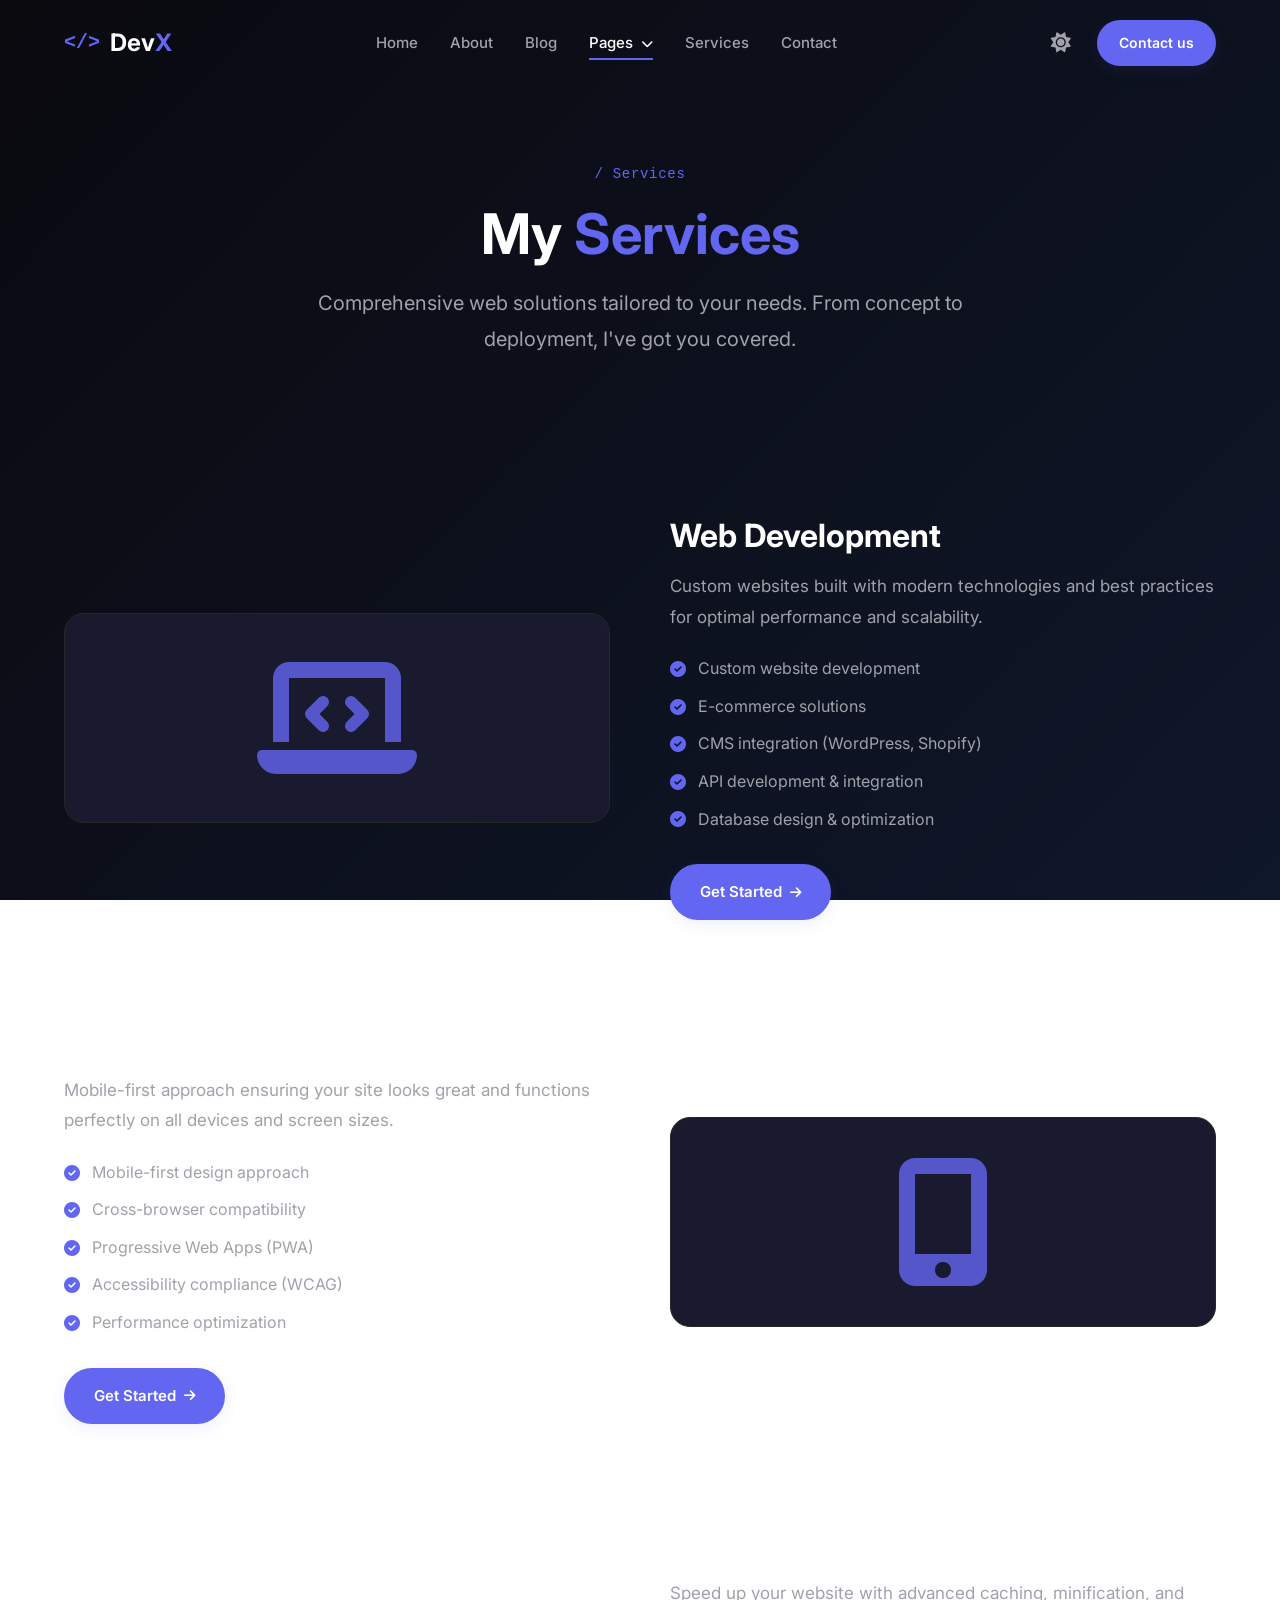
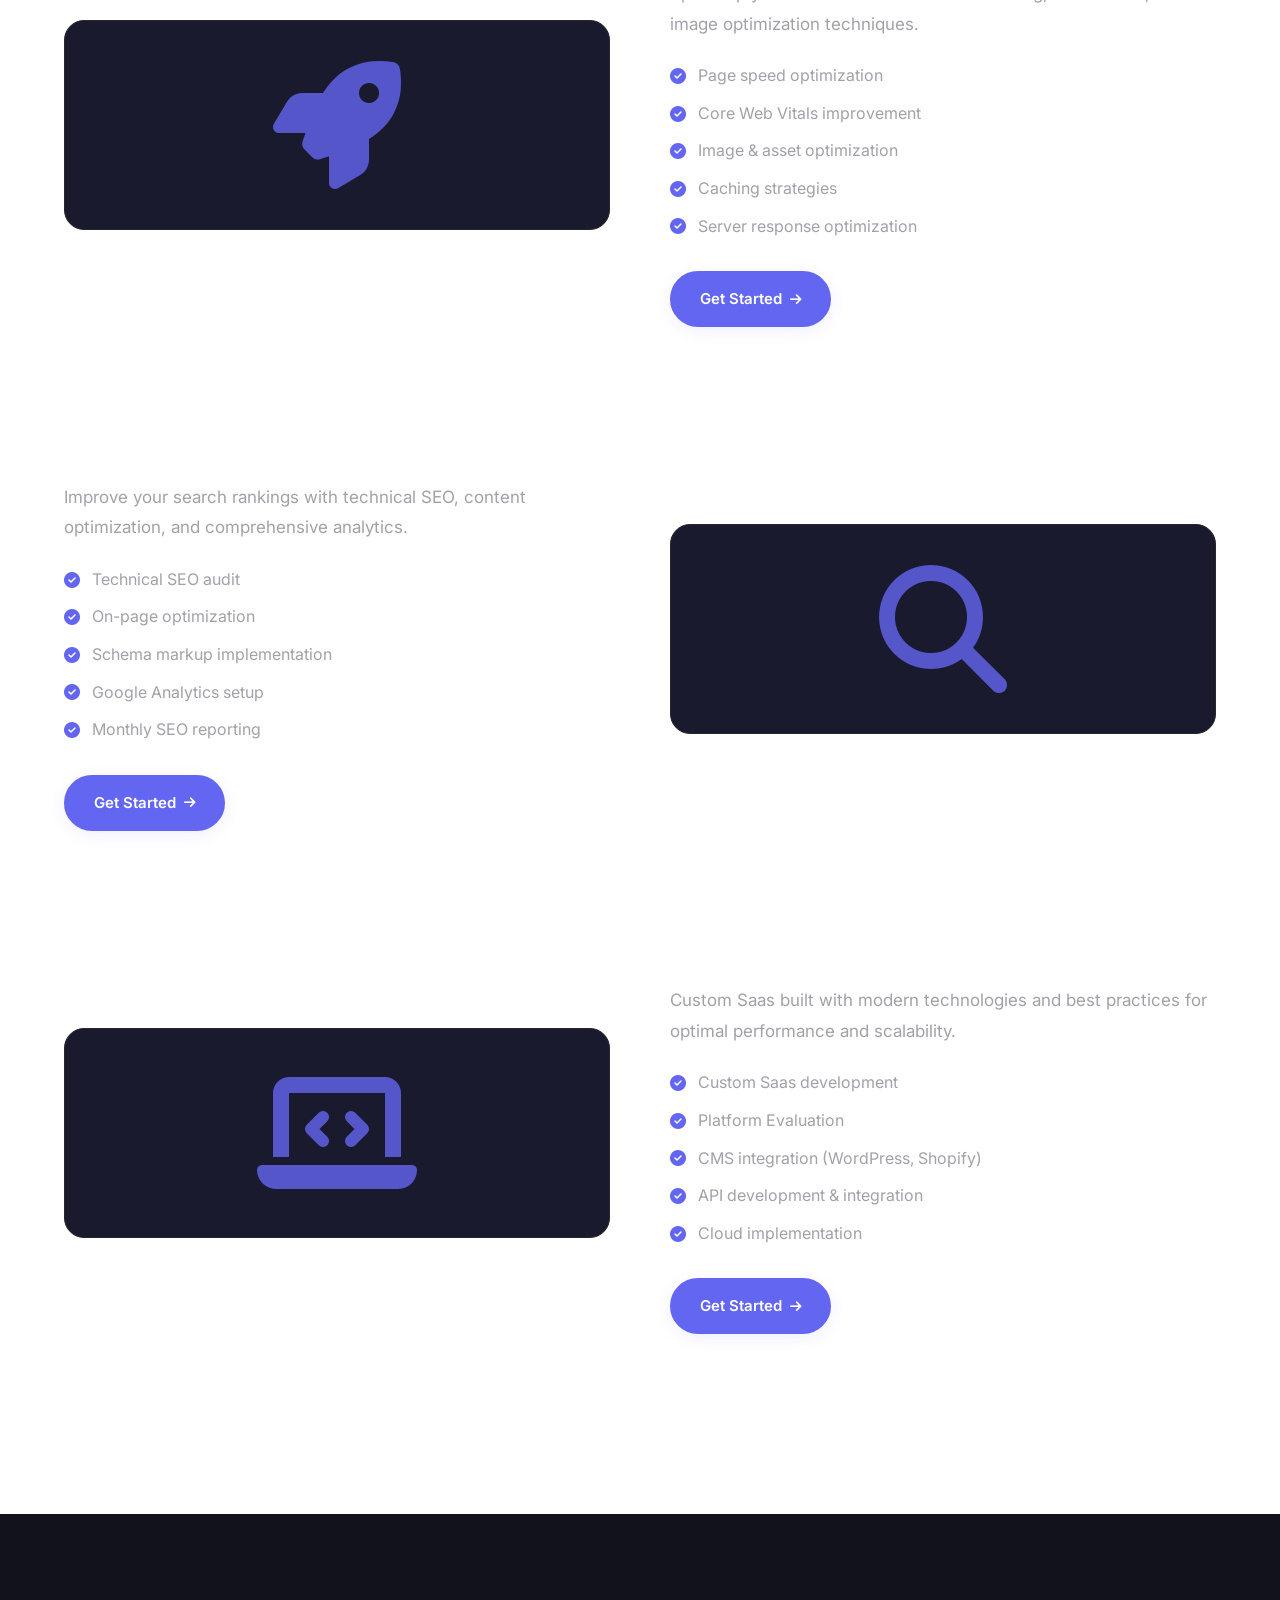
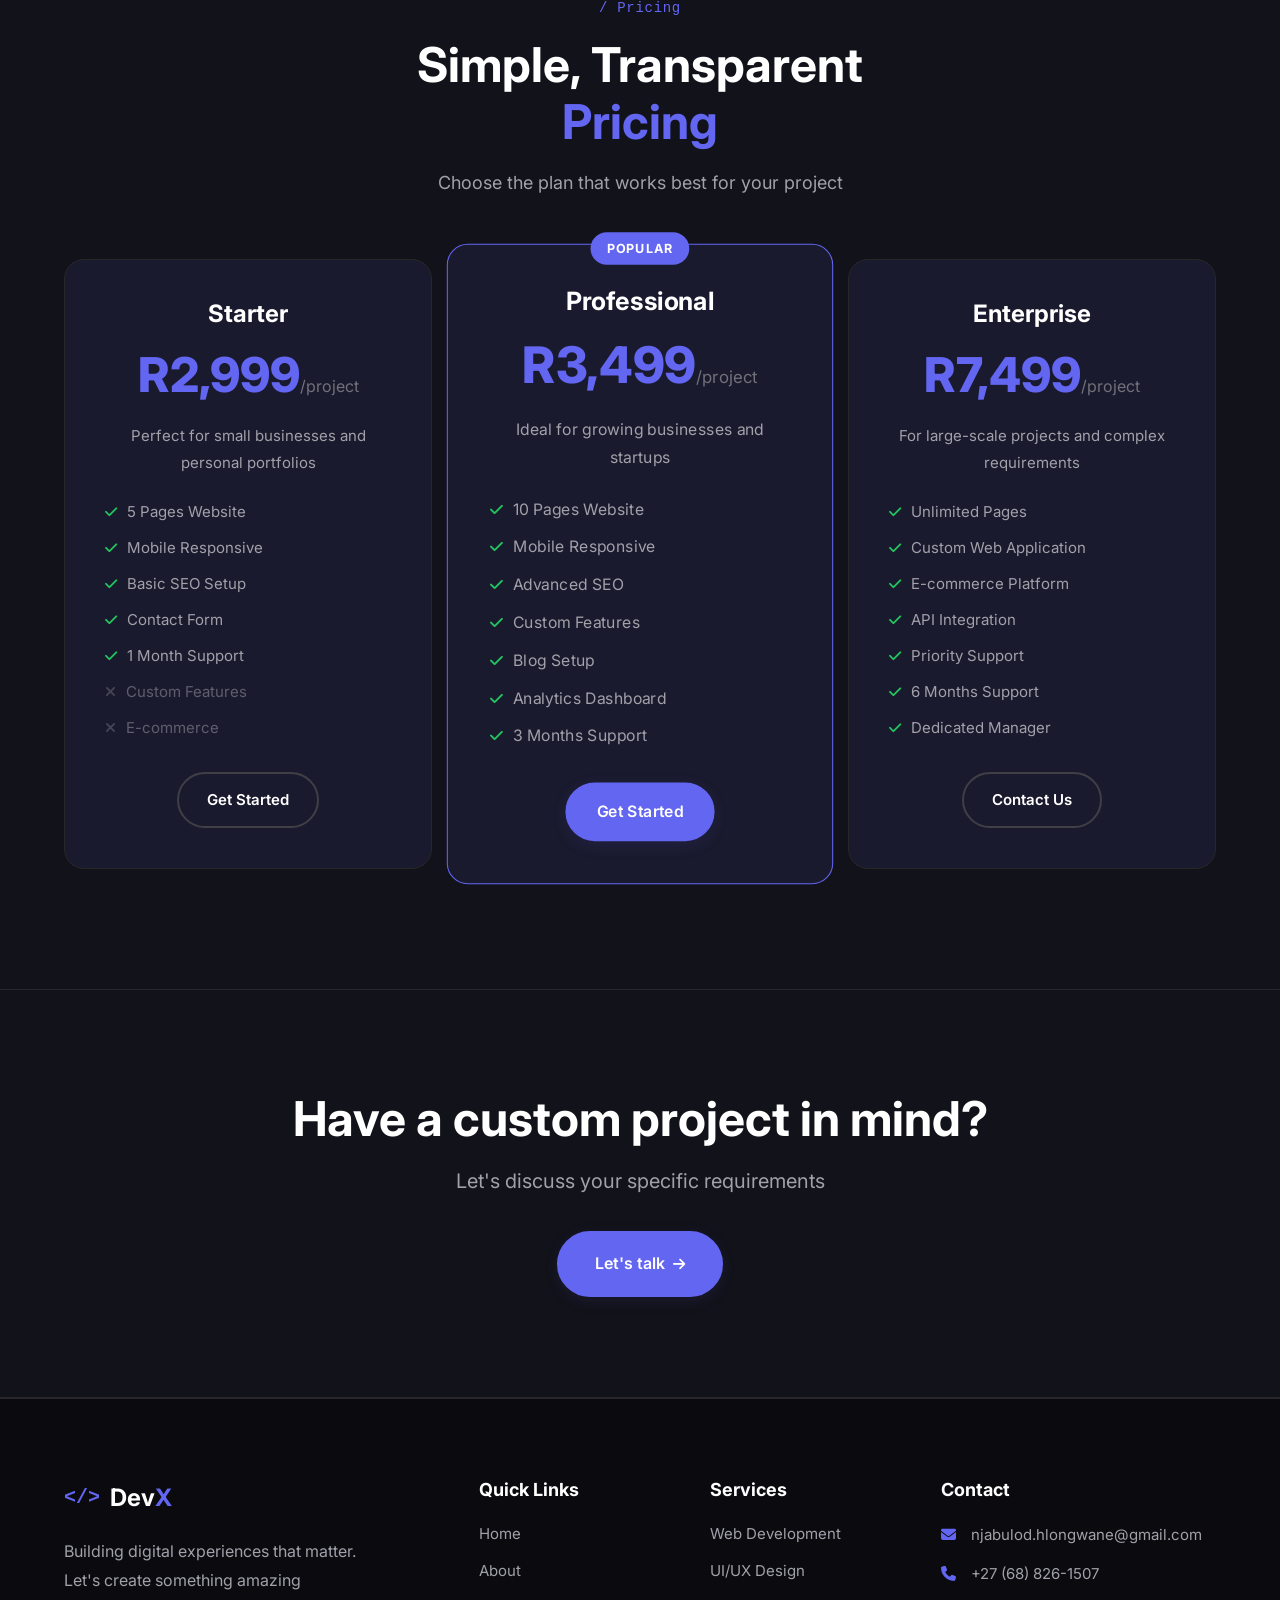
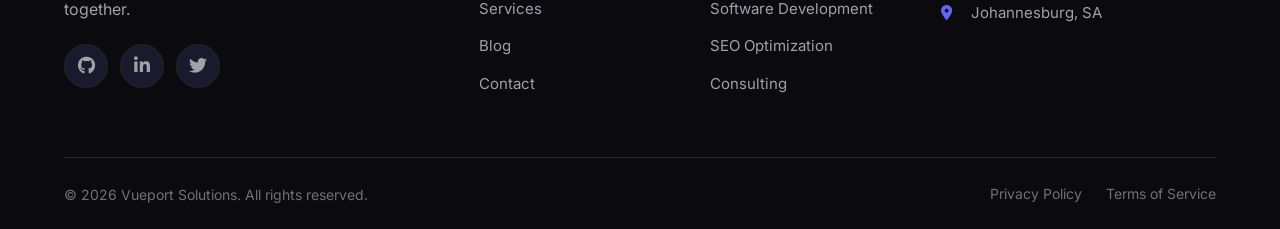
<file: services.html>
<!DOCTYPE html>
<html lang="en">
<head>
    <meta charset="UTF-8">
    <meta name="viewport" content="width=device-width, initial-scale=1.0">
    <title>Services - John | Web Developer</title>
    <meta name="description" content="Professional web development services including custom websites, responsive design, and performance optimization">
    <link rel="preconnect" href="https://fonts.googleapis.com">
    <link rel="preconnect" href="https://fonts.gstatic.com" crossorigin>
    <link href="https://fonts.googleapis.com/css2?family=Inter:wght@300;400;500;600;700;800&display=swap" rel="stylesheet">
    <link rel="stylesheet" href="css/style.css">
    <link rel="stylesheet" href="css/animations.css">
    <link rel="stylesheet" href="css/responsive.css">
    <link rel="stylesheet" href="https://cdnjs.cloudflare.com/ajax/libs/font-awesome/6.4.0/css/all.min.css">
    <style>
        .services-hero {
            padding: 160px 0 80px;
            text-align: center;
        }

        .services-hero h1 {
            font-size: clamp(2.5rem, 5vw, 3.5rem);
            margin-bottom: 16px;
        }

        .services-hero p {
            font-size: 1.25rem;
            max-width: 700px;
            margin: 0 auto;
        }

        .services-detail {
            padding: 80px 0;
        }

        .service-detail-card {
            display: grid;
            grid-template-columns: 1fr 1fr;
            gap: 60px;
            align-items: center;
            margin-bottom: 100px;
        }

        .service-detail-card:nth-child(even) .service-detail-image {
            order: 2;
        }

        .service-detail-card:nth-child(even) .service-detail-content {
            order: 1;
        }

        .service-detail-image {
            background: var(--bg-card);
            border: 1px solid var(--border);
            border-radius: var(--radius-lg);
            padding: 40px;
            text-align: center;
        }

        .service-detail-image i {
            font-size: 8rem;
            color: var(--accent);
            opacity: 0.8;
        }

        .service-detail-content h2 {
            font-size: 2rem;
            margin-bottom: 16px;
        }

        .service-detail-content > p {
            margin-bottom: 24px;
            font-size: 1.0625rem;
        }

        .feature-list {
            margin-bottom: 32px;
        }

        .feature-list li {
            display: flex;
            align-items: center;
            gap: 12px;
            margin-bottom: 12px;
            color: var(--text-secondary);
        }

        .feature-list li i {
            color: var(--accent);
            font-size: 1rem;
        }

        .pricing-section {
            padding: 80px 0 120px;
            background: var(--bg-secondary);
        }

        .pricing-grid {
            display: grid;
            grid-template-columns: repeat(3, 1fr);
            gap: 24px;
        }

        .pricing-card {
            background: var(--bg-card);
            border: 1px solid var(--border);
            border-radius: var(--radius-lg);
            padding: 40px;
            text-align: center;
            transition: all var(--transition-normal);
            position: relative;
        }

        .pricing-card:hover {
            transform: translateY(-8px);
            box-shadow: 0 20px 40px var(--shadow-card);
        }

        .pricing-card.featured {
            border-color: var(--accent);
            transform: scale(1.05);
        }

        .pricing-card.featured:hover {
            transform: scale(1.05) translateY(-8px);
        }

        .pricing-badge {
            position: absolute;
            top: -12px;
            left: 50%;
            transform: translateX(-50%);
            background: var(--accent);
            color: white;
            padding: 6px 16px;
            border-radius: var(--radius-full);
            font-size: 0.75rem;
            font-weight: 700;
            text-transform: uppercase;
            letter-spacing: 0.05em;
        }

        .pricing-card h3 {
            font-size: 1.5rem;
            margin-bottom: 8px;
        }

        .pricing-card .price {
            font-size: 3rem;
            font-weight: 800;
            color: var(--accent);
            margin-bottom: 8px;
        }

        .pricing-card .price span {
            font-size: 1rem;
            font-weight: 400;
            color: var(--text-muted);
        }

        .pricing-card .description {
            color: var(--text-secondary);
            margin-bottom: 24px;
            font-size: 0.9375rem;
        }

        .pricing-features {
            text-align: left;
            margin-bottom: 32px;
        }

        .pricing-features li {
            display: flex;
            align-items: center;
            gap: 10px;
            margin-bottom: 12px;
            font-size: 0.9375rem;
            color: var(--text-secondary);
        }

        .pricing-features li i {
            color: #22c55e;
            font-size: 0.875rem;
        }

        .pricing-features li.not-included {
            opacity: 0.5;
        }

        .pricing-features li.not-included i {
            color: var(--text-muted);
        }

        @media (max-width: 1023px) {
            .service-detail-card {
                grid-template-columns: 1fr;
                gap: 40px;
            }

            .service-detail-card:nth-child(even) .service-detail-image,
            .service-detail-card:nth-child(even) .service-detail-content {
                order: unset;
            }

            .pricing-grid {
                grid-template-columns: 1fr;
                max-width: 400px;
                margin: 0 auto;
            }

            .pricing-card.featured {
                transform: scale(1);
            }

            .pricing-card.featured:hover {
                transform: scale(1) translateY(-8px);
            }
        }
    </style>
</head>
<body>
    <!-- Navigation -->
    <nav class="navbar" id="navbar">
        <div class="container nav-container">
            <a href="index.html" class="logo">
                <span class="logo-icon">&lt;/&gt;</span>
                <span class="logo-text">Dev<span class="highlight">X</span></span>
            </a>

            <ul class="nav-menu" id="navMenu">
                <li><a href="index.html" class="nav-link">Home</a></li>
                <li><a href="about.html" class="nav-link">About</a></li>
                <li><a href="blog.html" class="nav-link">Blog</a></li>
                <li class="dropdown">
                    <a href="#" class="nav-link">Pages <i class="fas fa-chevron-down"></i></a>
                    <ul class="dropdown-menu">
                        <li><a href="services.html">Services</a></li>
                        <li><a href="index.html#portfolio">Portfolio</a></li>
                        <li><a href="index.html#testimonials">Testimonials</a></li>
                    </ul>
                </li>
                <li><a href="services.html" class="nav-link active">Services</a></li>
                <li><a href="contact.html" class="nav-link">Contact</a></li>
            </ul>

            <div class="nav-actions">
                <button class="theme-toggle" id="themeToggle" aria-label="Toggle theme">
                    <i class="fas fa-moon"></i>
                </button>
                <a href="contact.html" class="btn btn-primary btn-sm">Contact us</a>
                <button class="hamburger" id="hamburger" aria-label="Menu">
                    <span></span>
                    <span></span>
                    <span></span>
                </button>
            </div>
        </div>
    </nav>

    <!-- Services Hero -->
    <section class="services-hero">
        <div class="container">
            <span class="section-tag">/ Services</span>
            <h1>My <span class="highlight">Services</span></h1>
            <p>Comprehensive web solutions tailored to your needs. From concept to deployment, I've got you covered.</p>
        </div>
    </section>

    <!-- Services Detail -->
    <section class="services-detail">
        <div class="container">
            <!-- Web Development -->
            <div class="service-detail-card">
                <div class="service-detail-image">
                    <i class="fas fa-laptop-code"></i>
                </div>
                <div class="service-detail-content">
                    <h2>Web Development</h2>
                    <p>Custom websites built with modern technologies and best practices for optimal performance and scalability.</p>
                    <ul class="feature-list">
                        <li><i class="fas fa-check-circle"></i> Custom website development</li>
                        <li><i class="fas fa-check-circle"></i> E-commerce solutions</li>
                        <li><i class="fas fa-check-circle"></i> CMS integration (WordPress, Shopify)</li>
                        <li><i class="fas fa-check-circle"></i> API development & integration</li>
                        <li><i class="fas fa-check-circle"></i> Database design & optimization</li>
                    </ul>
                    <a href="contact.html" class="btn btn-primary">Get Started <i class="fas fa-arrow-right"></i></a>
                </div>
            </div>

            <!-- Responsive Design -->
            <div class="service-detail-card">
                <div class="service-detail-image">
                    <i class="fas fa-mobile-alt"></i>
                </div>
                <div class="service-detail-content">
                    <h2>Responsive Design</h2>
                    <p>Mobile-first approach ensuring your site looks great and functions perfectly on all devices and screen sizes.</p>
                    <ul class="feature-list">
                        <li><i class="fas fa-check-circle"></i> Mobile-first design approach</li>
                        <li><i class="fas fa-check-circle"></i> Cross-browser compatibility</li>
                        <li><i class="fas fa-check-circle"></i> Progressive Web Apps (PWA)</li>
                        <li><i class="fas fa-check-circle"></i> Accessibility compliance (WCAG)</li>
                        <li><i class="fas fa-check-circle"></i> Performance optimization</li>
                    </ul>
                    <a href="contact.html" class="btn btn-primary">Get Started <i class="fas fa-arrow-right"></i></a>
                </div>
            </div>

            <!-- Performance Optimization -->
            <div class="service-detail-card">
                <div class="service-detail-image">
                    <i class="fas fa-rocket"></i>
                </div>
                <div class="service-detail-content">
                    <h2>Performance Optimization</h2>
                    <p>Speed up your website with advanced caching, minification, and image optimization techniques.</p>
                    <ul class="feature-list">
                        <li><i class="fas fa-check-circle"></i> Page speed optimization</li>
                        <li><i class="fas fa-check-circle"></i> Core Web Vitals improvement</li>
                        <li><i class="fas fa-check-circle"></i> Image & asset optimization</li>
                        <li><i class="fas fa-check-circle"></i> Caching strategies</li>
                        <li><i class="fas fa-check-circle"></i> Server response optimization</li>
                    </ul>
                    <a href="contact.html" class="btn btn-primary">Get Started <i class="fas fa-arrow-right"></i></a>
                </div>
            </div>

            <!-- SEO Services -->
            <div class="service-detail-card">
                <div class="service-detail-image">
                    <i class="fas fa-search"></i>
                </div>
                <div class="service-detail-content">
                    <h2>SEO Services</h2>
                    <p>Improve your search rankings with technical SEO, content optimization, and comprehensive analytics.</p>
                    <ul class="feature-list">
                        <li><i class="fas fa-check-circle"></i> Technical SEO audit</li>
                        <li><i class="fas fa-check-circle"></i> On-page optimization</li>
                        <li><i class="fas fa-check-circle"></i> Schema markup implementation</li>
                        <li><i class="fas fa-check-circle"></i> Google Analytics setup</li>
                        <li><i class="fas fa-check-circle"></i> Monthly SEO reporting</li>
                    </ul>
                    <a href="contact.html" class="btn btn-primary">Get Started <i class="fas fa-arrow-right"></i></a>
                </div>
            </div>

             <!-- Web Development -->
             <div class="service-detail-card">
                <div class="service-detail-image">
                    <i class="fas fa-laptop-code"></i>
                </div>
                <div class="service-detail-content">
                    <h2>Software Development</h2>
                    <p>Custom Saas built with modern technologies and best practices for optimal performance and scalability.</p>
                    <ul class="feature-list">
                        <li><i class="fas fa-check-circle"></i> Custom Saas development</li>
                        <li><i class="fas fa-check-circle"></i> Platform Evaluation </li>
                        <li><i class="fas fa-check-circle"></i> CMS integration (WordPress, Shopify)</li>
                        <li><i class="fas fa-check-circle"></i> API development & integration</li>
                        <li><i class="fas fa-check-circle"></i> Cloud implementation </li>
                    </ul>
                    <a href="contact.html" class="btn btn-primary">Get Started <i class="fas fa-arrow-right"></i></a>
                </div>
            </div>
        </div>
    </section>

    <!-- Pricing Section -->
    <section class="pricing-section">
        <div class="container">
            <div class="section-header center">
                <span class="section-tag">/ Pricing</span>
                <h2 class="section-title">Simple, Transparent <span class="highlight">Pricing</span></h2>
                <p class="section-desc">Choose the plan that works best for your project</p>
            </div>

            <div class="pricing-grid">
                <div class="pricing-card">
                    <h3>Starter</h3>
                    <div class="price">R2,999<span>/project</span></div>
                    <p class="description">Perfect for small businesses and personal portfolios</p>
                    <ul class="pricing-features">
                        <li><i class="fas fa-check"></i> 5 Pages Website</li>
                        <li><i class="fas fa-check"></i> Mobile Responsive</li>
                        <li><i class="fas fa-check"></i> Basic SEO Setup</li>
                        <li><i class="fas fa-check"></i> Contact Form</li>
                        <li><i class="fas fa-check"></i> 1 Month Support</li>
                        <li class="not-included"><i class="fas fa-times"></i> Custom Features</li>
                        <li class="not-included"><i class="fas fa-times"></i> E-commerce</li>
                    </ul>
                    <a href="contact.html" class="btn btn-outline">Get Started</a>
                </div>

                <div class="pricing-card featured">
                    <div class="pricing-badge">Popular</div>
                    <h3>Professional</h3>
                    <div class="price">R3,499<span>/project</span></div>
                    <p class="description">Ideal for growing businesses and startups</p>
                    <ul class="pricing-features">
                        <li><i class="fas fa-check"></i> 10 Pages Website</li>
                        <li><i class="fas fa-check"></i> Mobile Responsive</li>
                        <li><i class="fas fa-check"></i> Advanced SEO</li>
                        <li><i class="fas fa-check"></i> Custom Features</li>
                        <li><i class="fas fa-check"></i> Blog Setup</li>
                        <li><i class="fas fa-check"></i> Analytics Dashboard</li>
                        <li><i class="fas fa-check"></i> 3 Months Support</li>
                    </ul>
                    <a href="contact.html" class="btn btn-primary">Get Started</a>
                </div>

                <div class="pricing-card">
                    <h3>Enterprise</h3>
                    <div class="price">R7,499<span>/project</span></div>
                    <p class="description">For large-scale projects and complex requirements</p>
                    <ul class="pricing-features">
                        <li><i class="fas fa-check"></i> Unlimited Pages</li>
                        <li><i class="fas fa-check"></i> Custom Web Application</li>
                        <li><i class="fas fa-check"></i> E-commerce Platform</li>
                        <li><i class="fas fa-check"></i> API Integration</li>
                        <li><i class="fas fa-check"></i> Priority Support</li>
                        <li><i class="fas fa-check"></i> 6 Months Support</li>
                        <li><i class="fas fa-check"></i> Dedicated Manager</li>
                    </ul>
                    <a href="contact.html" class="btn btn-outline">Contact Us</a>
                </div>
            </div>
        </div>
    </section>

    <!-- CTA Section -->
    <section class="cta-section">
        <div class="container">
            <div class="cta-content">
                <h2>Have a custom project in mind?</h2>
                <p>Let's discuss your specific requirements</p>
                <a href="contact.html" class="btn btn-primary btn-lg">
                    Let's talk <i class="fas fa-arrow-right"></i>
                </a>
            </div>
        </div>
    </section>

    <!-- Footer -->
    <footer class="footer">
        <div class="container">
            <div class="footer-grid">
                <div class="footer-brand">
                    <a href="index.html" class="logo">
                        <span class="logo-icon">&lt;/&gt;</span>
                        <span class="logo-text">Dev<span class="highlight">X</span></span>
                    </a>
                    <p>Building digital experiences that matter. Let's create something amazing together.</p>
                    <div class="social-links">
                        <a href="https://github.com/byprojecthub" class="social-link" aria-label="GitHub"><i class="fab fa-github"></i></a>
                        <a href="https://www.linkedin.com/in/njabulo-dlamini-58b66a268/" class="social-link" aria-label="LinkedIn"><i class="fab fa-linkedin-in"></i></a>
                        <a href="https://x.com/Colourerr" class="social-link" aria-label="Twitter"><i class="fab fa-twitter"></i></a>
                        
                    </div>
                </div>
                <div class="footer-links">
                    <h4>Quick Links</h4>
                    <ul>
                        <li><a href="index.html">Home</a></li>
                        <li><a href="about.html">About</a></li>
                        <li><a href="services.html">Services</a></li>
                        <li><a href="blog.html">Blog</a></li>
                        <li><a href="contact.html">Contact</a></li>
                    </ul>
                </div>
                <div class="footer-links">
                    <h4>Services</h4>
                    <ul>
                        <li><a href="#">Web Development</a></li>
                        <li><a href="#">UI/UX Design</a></li>
                        <li><a href="#">Software Development</a></li>
                        <li><a href="#">SEO Optimization</a></li>
                        <li><a href="#">Consulting</a></li>
                    </ul>
                </div>
                <div class="footer-contact">
                    <h4>Contact</h4>
                    <p><i class="fas fa-envelope"></i> njabulod.hlongwane@gmail.com</p>
                    <p><i class="fas fa-phone"></i> +27 (68) 826-1507</p>
                    <p><i class="fas fa-map-marker-alt"></i> Johannesburg, SA</p>
                </div>
            </div>
            <div class="footer-bottom">
                <p>&copy; 2026 Vueport Solutions. All rights reserved.</p>
                <div class="footer-legal">
                    <a href="#">Privacy Policy</a>
                    <a href="#">Terms of Service</a>
                </div>
            </div>
        </div>
    </footer>

    <!-- Toast Notification -->
    <div class="toast" id="toast"></div>

    <script src="js/main.js"></script>
</body>
</html>
</file>
<file: css/style.css>
/* ========================================
   Developer Portfolio - Main Stylesheet
   Supports Dark & Light Themes
   ======================================== */

/* CSS Variables - Dark Theme (Default) */
:root {
    /* Colors */
    --bg-primary: #0a0a0f;
    --bg-secondary: #12121a;
    --bg-card: #1a1a2e;
    --bg-hover: #252540;
    --accent: #6366f1;
    --accent-light: #818cf8;
    --accent-dark: #4f46e5;
    --text-primary: #ffffff;
    --text-secondary: #a1a1aa;
    --text-muted: #71717a;
    --border: #27272a;
    --border-light: #3f3f46;
    --shadow: rgba(0, 0, 0, 0.5);
    --shadow-card: rgba(99, 102, 241, 0.1);
    --gradient-start: #0a0a0f;
    --gradient-end: #0f172a;
    --overlay: rgba(10, 10, 15, 0.8);

    /* Typography */
    --font-primary: 'Inter', -apple-system, BlinkMacSystemFont, sans-serif;
    --font-mono: 'Fira Code', monospace;

    /* Spacing */
    --section-padding: 120px;
    --container-max: 1200px;
    --container-padding: 24px;

    /* Transitions */
    --transition-fast: 0.2s ease;
    --transition-normal: 0.3s ease;
    --transition-slow: 0.5s ease;

    /* Border Radius */
    --radius-sm: 8px;
    --radius-md: 12px;
    --radius-lg: 20px;
    --radius-full: 9999px;
}

/* Light Theme */
[data-theme="light"] {
    --bg-primary: #fafafa;
    --bg-secondary: #ffffff;
    --bg-card: #f4f4f5;
    --bg-hover: #e4e4e7;
    --accent: #4f46e5;
    --accent-light: #6366f1;
    --accent-dark: #4338ca;
    --text-primary: #18181b;
    --text-secondary: #52525b;
    --text-muted: #a1a1aa;
    --border: #e4e4e7;
    --border-light: #d4d4d8;
    --shadow: rgba(0, 0, 0, 0.08);
    --shadow-card: rgba(79, 70, 229, 0.08);
    --gradient-start: #fafafa;
    --gradient-end: #f0f0f5;
    --overlay: rgba(255, 255, 255, 0.9);
}

/* Reset & Base */
*, *::before, *::after {
    margin: 0;
    padding: 0;
    box-sizing: border-box;
}

html {
    scroll-behavior: smooth;
    font-size: 16px;
}

body {
    font-family: var(--font-primary);
    background: linear-gradient(135deg, var(--gradient-start) 0%, var(--gradient-end) 100%);
    background-attachment: fixed;
    color: var(--text-primary);
    line-height: 1.6;
    overflow-x: hidden;
    transition: background var(--transition-normal), color var(--transition-normal);
}

a {
    text-decoration: none;
    color: inherit;
    transition: color var(--transition-fast);
}

img {
    max-width: 100%;
    height: auto;
    display: block;
}

ul {
    list-style: none;
}

/* Container */
.container {
    max-width: var(--container-max);
    margin: 0 auto;
    padding: 0 var(--container-padding);
    width: 100%;
}

/* ========================================
   Typography
   ======================================== */

h1, h2, h3, h4, h5, h6 {
    font-weight: 700;
    line-height: 1.2;
    color: var(--text-primary);
}

h1 { font-size: clamp(2.5rem, 5vw, 4rem); }
h2 { font-size: clamp(2rem, 4vw, 3rem); }
h3 { font-size: clamp(1.25rem, 2vw, 1.5rem); }
h4 { font-size: 1.125rem; }

p {
    color: var(--text-secondary);
    line-height: 1.8;
}

.lead {
    font-size: 1.25rem;
    font-weight: 400;
    color: var(--text-secondary);
}

.highlight {
    color: var(--accent);
    font-weight: 700;
}

/* Section Headers */
.section-header {
    margin-bottom: 60px;
}

.section-header.center {
    text-align: center;
    max-width: 600px;
    margin-left: auto;
    margin-right: auto;
}

.section-tag {
    display: inline-block;
    font-family: var(--font-mono);
    font-size: 0.875rem;
    color: var(--accent);
    margin-bottom: 16px;
    letter-spacing: 0.05em;
}

.section-title {
    margin-bottom: 16px;
}

.section-desc {
    font-size: 1.125rem;
    color: var(--text-secondary);
}

/* ========================================
   Buttons
   ======================================== */

.btn {
    display: inline-flex;
    align-items: center;
    gap: 8px;
    padding: 14px 28px;
    font-family: var(--font-primary);
    font-size: 0.9375rem;
    font-weight: 600;
    border-radius: var(--radius-full);
    border: 2px solid transparent;
    cursor: pointer;
    transition: all var(--transition-normal);
    text-decoration: none;
}

.btn-primary {
    background: var(--accent);
    color: white;
    border-color: var(--accent);
    box-shadow: 0 4px 15px var(--shadow-card);
}

.btn-primary:hover {
    background: var(--accent-dark);
    border-color: var(--accent-dark);
    transform: translateY(-2px);
    box-shadow: 0 8px 25px var(--shadow-card);
}

.btn-outline {
    background: transparent;
    color: var(--text-primary);
    border-color: var(--border-light);
}

.btn-outline:hover {
    background: var(--accent);
    border-color: var(--accent);
    color: white;
    transform: translateY(-2px);
}

.btn-sm {
    padding: 10px 20px;
    font-size: 0.875rem;
}

.btn-lg {
    padding: 18px 36px;
    font-size: 1rem;
}

.btn i {
    font-size: 0.875em;
    transition: transform var(--transition-fast);
}

.btn:hover i {
    transform: translateX(4px);
}

/* ========================================
   Navigation
   ======================================== */

.navbar {
    position: fixed;
    top: 0;
    left: 0;
    right: 0;
    z-index: 1000;
    padding: 20px 0;
    transition: all var(--transition-normal);
    background: transparent;
}

.navbar.scrolled {
    background: var(--overlay);
    backdrop-filter: blur(20px);
    -webkit-backdrop-filter: blur(20px);
    padding: 12px 0;
    box-shadow: 0 2px 20px var(--shadow);
}

.nav-container {
    display: flex;
    align-items: center;
    justify-content: space-between;
}

.logo {
    display: flex;
    align-items: center;
    gap: 10px;
    font-weight: 700;
    font-size: 1.5rem;
}

.logo-icon {
    color: var(--accent);
    font-family: var(--font-mono);
    font-size: 1.25rem;
}

.logo-text {
    color: var(--text-primary);
}

.nav-menu {
    display: flex;
    align-items: center;
    gap: 32px;
}

.nav-link {
    font-size: 0.9375rem;
    font-weight: 500;
    color: var(--text-secondary);
    position: relative;
    padding: 8px 0;
}

.nav-link::after {
    content: '';
    position: absolute;
    bottom: 0;
    left: 0;
    width: 0;
    height: 2px;
    background: var(--accent);
    transition: width var(--transition-normal);
}

.nav-link:hover,
.nav-link.active {
    color: var(--text-primary);
}

.nav-link:hover::after,
.nav-link.active::after {
    width: 100%;
}

/* Dropdown */
.dropdown {
    position: relative;
}

.dropdown-menu {
    position: absolute;
    top: 100%;
    left: 0;
    background: var(--bg-card);
    border: 1px solid var(--border);
    border-radius: var(--radius-md);
    padding: 12px 0;
    min-width: 200px;
    opacity: 0;
    visibility: hidden;
    transform: translateY(10px);
    transition: all var(--transition-normal);
    box-shadow: 0 10px 40px var(--shadow);
}

.dropdown:hover .dropdown-menu {
    opacity: 1;
    visibility: visible;
    transform: translateY(0);
}

.dropdown-menu a {
    display: block;
    padding: 10px 20px;
    font-size: 0.9375rem;
    color: var(--text-secondary);
    transition: all var(--transition-fast);
}

.dropdown-menu a:hover {
    background: var(--bg-hover);
    color: var(--text-primary);
}

.dropdown i {
    font-size: 0.75rem;
    margin-left: 4px;
    transition: transform var(--transition-fast);
}

.dropdown:hover i {
    transform: rotate(180deg);
}

/* Nav Actions */
.nav-actions {
    display: flex;
    align-items: center;
    gap: 16px;
}

.theme-toggle {
    background: none;
    border: none;
    color: var(--text-secondary);
    font-size: 1.25rem;
    cursor: pointer;
    padding: 8px;
    border-radius: var(--radius-full);
    transition: all var(--transition-fast);
    width: 40px;
    height: 40px;
    display: flex;
    align-items: center;
    justify-content: center;
}

.theme-toggle:hover {
    background: var(--bg-hover);
    color: var(--accent);
}

/* Hamburger */
.hamburger {
    display: none;
    flex-direction: column;
    gap: 5px;
    background: none;
    border: none;
    cursor: pointer;
    padding: 5px;
}

.hamburger span {
    display: block;
    width: 24px;
    height: 2px;
    background: var(--text-primary);
    transition: all var(--transition-normal);
    border-radius: 2px;
}

.hamburger.active span:nth-child(1) {
    transform: rotate(45deg) translate(5px, 5px);
}

.hamburger.active span:nth-child(2) {
    opacity: 0;
}

.hamburger.active span:nth-child(3) {
    transform: rotate(-45deg) translate(5px, -5px);
}

/* ========================================
   Hero Section
   ======================================== */

.hero {
    min-height: 100vh;
    display: flex;
    align-items: center;
    padding: 140px 0 80px;
    position: relative;
    overflow: hidden;
}

.hero-bg-elements {
    position: absolute;
    inset: 0;
    pointer-events: none;
    overflow: hidden;
}

.gradient-orb {
    position: absolute;
    border-radius: 50%;
    filter: blur(100px);
    opacity: 0.3;
}

.orb-1 {
    width: 600px;
    height: 600px;
    background: var(--accent);
    top: -200px;
    right: -100px;
}

.orb-2 {
    width: 400px;
    height: 400px;
    background: #8b5cf6;
    bottom: -100px;
    left: -100px;
    opacity: 0.2;
}

.hero-content {
    display: grid;
    grid-template-columns: 1fr 1fr;
    gap: 60px;
    align-items: center;
    position: relative;
    z-index: 1;
}

.hero-subtitle {
    font-family: var(--font-mono);
    color: var(--accent);
    font-size: 0.875rem;
    margin-bottom: 20px;
    letter-spacing: 0.05em;
}

.hero-title {
    margin-bottom: 24px;
    line-height: 1.1;
}

.typewriter {
    display: inline;
    border-right: 3px solid var(--accent);
    animation: blink 0.75s step-end infinite;
    padding-right: 4px;
}

.hero-description {
    font-size: 1.125rem;
    margin-bottom: 32px;
    max-width: 500px;
}

.hero-buttons {
    display: flex;
    gap: 16px;
    margin-bottom: 40px;
    flex-wrap: wrap;
}

.hero-social {
    margin-top: 20px;
}

.hero-social p {
    font-size: 0.875rem;
    margin-bottom: 12px;
    color: var(--text-muted);
}

.social-links {
    display: flex;
    gap: 12px;
}

.social-link {
    width: 44px;
    height: 44px;
    border-radius: var(--radius-full);
    background: var(--bg-card);
    border: 1px solid var(--border);
    display: flex;
    align-items: center;
    justify-content: center;
    color: var(--text-secondary);
    font-size: 1.125rem;
    transition: all var(--transition-normal);
}

.social-link:hover {
    background: var(--accent);
    border-color: var(--accent);
    color: white;
    transform: translateY(-3px);
    box-shadow: 0 8px 20px var(--shadow-card);
}

/* Hero Image */
.hero-image {
    display: flex;
    justify-content: center;
    position: relative;
}

.image-wrapper {
    position: relative;
    display: inline-block;
}

.profile-img {
    width: 400px;
    height: 500px;
    object-fit: cover;
    border-radius: var(--radius-lg);
    position: relative;
    z-index: 2;
    filter: contrast(1.05);
}

.image-glow {
    position: absolute;
    inset: -20px;
    background: var(--accent);
    border-radius: var(--radius-lg);
    opacity: 0.15;
    filter: blur(40px);
    z-index: 1;
}

.floating-card {
    position: absolute;
    background: var(--bg-card);
    border: 1px solid var(--border);
    border-radius: var(--radius-md);
    padding: 12px 20px;
    display: flex;
    align-items: center;
    gap: 10px;
    font-size: 0.875rem;
    font-weight: 600;
    z-index: 3;
    box-shadow: 0 10px 30px var(--shadow);
    animation: float 3s ease-in-out infinite;
}

.floating-card i {
    color: var(--accent);
    font-size: 1.125rem;
}

.card-1 {
    top: 60px;
    left: -60px;
    animation-delay: 0s;
}

.card-2 {
    bottom: 80px;
    right: -40px;
    animation-delay: 1.5s;
}

/* Scroll Indicator */
.scroll-indicator {
    position: absolute;
    bottom: 40px;
    left: 50%;
    transform: translateX(-50%);
    display: flex;
    flex-direction: column;
    align-items: center;
    gap: 10px;
    color: var(--text-muted);
    font-size: 0.875rem;
    animation: bounce 2s infinite;
}

.mouse {
    width: 24px;
    height: 40px;
    border: 2px solid var(--text-muted);
    border-radius: var(--radius-full);
    position: relative;
}

.wheel {
    width: 4px;
    height: 8px;
    background: var(--text-muted);
    border-radius: var(--radius-full);
    position: absolute;
    top: 8px;
    left: 50%;
    transform: translateX(-50%);
    animation: scroll 2s infinite;
}

/* ========================================
   Stats Section
   ======================================== */

.stats {
    padding: 80px 0;
    background: var(--bg-secondary);
    border-top: 1px solid var(--border);
    border-bottom: 1px solid var(--border);
}

.stats-grid {
    display: grid;
    grid-template-columns: repeat(4, 1fr);
    gap: 40px;
    text-align: center;
}

.stat-item {
    padding: 20px;
}

.stat-number {
    display: block;
    font-size: 3rem;
    font-weight: 800;
    color: var(--accent);
    line-height: 1;
    margin-bottom: 8px;
}

.stat-label {
    font-size: 0.9375rem;
    color: var(--text-secondary);
}

/* ========================================
   About Preview Section
   ======================================== */

.about-preview {
    padding: var(--section-padding) 0;
}

.about-grid {
    display: grid;
    grid-template-columns: 1fr 1fr;
    gap: 60px;
    align-items: center;
}

.about-text p {
    margin-bottom: 20px;
}

.about-text .btn {
    margin-top: 20px;
}

.about-image {
    position: relative;
    display: inline-block;
}

.about-image img {
    border-radius: var(--radius-lg);
    width: 100%;
    max-width: 400px;
    box-shadow: 0 20px 60px var(--shadow);
}

.experience-badge {
    position: absolute;
    bottom: -20px;
    right: -20px;
    background: var(--accent);
    color: white;
    padding: 24px 32px;
    border-radius: var(--radius-md);
    text-align: center;
    box-shadow: 0 10px 30px var(--shadow-card);
}

.exp-number {
    display: block;
    font-size: 2.5rem;
    font-weight: 800;
    line-height: 1;
}

.exp-text {
    font-size: 0.875rem;
    font-weight: 500;
    opacity: 0.9;
}

/* ========================================
   Services Section
   ======================================== */

.services {
    padding: var(--section-padding) 0;
    background: var(--bg-secondary);
}

.services-grid {
    display: grid;
    grid-template-columns: repeat(4, 1fr);
    gap: 24px;
}

.service-card {
    background: var(--bg-card);
    border: 1px solid var(--border);
    border-radius: var(--radius-lg);
    padding: 40px 30px;
    transition: all var(--transition-normal);
    position: relative;
    overflow: hidden;
}

.service-card::before {
    content: '';
    position: absolute;
    top: 0;
    left: 0;
    width: 100%;
    height: 3px;
    background: var(--accent);
    transform: scaleX(0);
    transform-origin: left;
    transition: transform var(--transition-normal);
}

.service-card:hover {
    transform: translateY(-8px);
    border-color: var(--accent);
    box-shadow: 0 20px 40px var(--shadow-card);
}

.service-card:hover::before {
    transform: scaleX(1);
}

.service-icon {
    width: 60px;
    height: 60px;
    border-radius: var(--radius-md);
    background: var(--bg-hover);
    display: flex;
    align-items: center;
    justify-content: center;
    margin-bottom: 24px;
    font-size: 1.5rem;
    color: var(--accent);
    transition: all var(--transition-normal);
}

.service-card:hover .service-icon {
    background: var(--accent);
    color: white;
}

.service-card h3 {
    margin-bottom: 12px;
    font-size: 1.25rem;
}

.service-card p {
    font-size: 0.9375rem;
    margin-bottom: 20px;
}

.service-link {
    font-size: 0.9375rem;
    font-weight: 600;
    color: var(--accent);
    display: inline-flex;
    align-items: center;
    gap: 6px;
}

.service-link i {
    transition: transform var(--transition-fast);
}

.service-link:hover i {
    transform: translateX(4px);
}

/* ========================================
   Portfolio Section
   ======================================== */

.portfolio {
    padding: var(--section-padding) 0;
}

.portfolio-grid {
    display: grid;
    grid-template-columns: 2fr 1fr 1fr;
    grid-template-rows: 1fr 1fr;
    gap: 24px;
}

.portfolio-card {
    background: var(--bg-card);
    border-radius: var(--radius-lg);
    overflow: hidden;
    border: 1px solid var(--border);
    transition: all var(--transition-normal);
}

.portfolio-card.featured {
    grid-row: span 2;
}

.portfolio-card:hover {
    transform: translateY(-5px);
    box-shadow: 0 20px 40px var(--shadow-card);
}

.portfolio-image {
    position: relative;
    overflow: hidden;
    height: 200px;
}

.portfolio-card.featured .portfolio-image {
    height: 100%;
    min-height: 400px;
}

.portfolio-image img {
    width: 100%;
    height: 100%;
    object-fit: cover;
    transition: transform var(--transition-slow);
}

.portfolio-card:hover .portfolio-image img {
    transform: scale(1.05);
}

.portfolio-overlay {
    position: absolute;
    inset: 0;
    background: rgba(10, 10, 15, 0.7);
    display: flex;
    align-items: center;
    justify-content: center;
    opacity: 0;
    transition: opacity var(--transition-normal);
}

[data-theme="light"] .portfolio-overlay {
    background: rgba(255, 255, 255, 0.7);
}

.portfolio-card:hover .portfolio-overlay {
    opacity: 1;
}

.portfolio-info {
    padding: 24px;
}

.portfolio-tag {
    display: inline-block;
    font-size: 0.75rem;
    font-weight: 600;
    color: var(--accent);
    background: var(--bg-hover);
    padding: 4px 12px;
    border-radius: var(--radius-full);
    margin-bottom: 12px;
}

.portfolio-info h3 {
    margin-bottom: 8px;
    font-size: 1.125rem;
}

.portfolio-info p {
    font-size: 0.9375rem;
}

.center-btn {
    text-align: center;
    margin-top: 48px;
}

/* ========================================
   Testimonials Section
   ======================================== */

.testimonials {
    padding: var(--section-padding) 0;
    background: var(--bg-secondary);
}

.testimonials-slider {
    position: relative;
    overflow: hidden;
}

.testimonials-track {
    display: flex;
    gap: 24px;
    transition: transform var(--transition-slow);
}

.testimonial-card {
    min-width: calc(33.333% - 16px);
    background: var(--bg-card);
    border: 1px solid var(--border);
    border-radius: var(--radius-lg);
    padding: 40px;
    position: relative;
}

.quote-icon {
    font-size: 2rem;
    color: var(--accent);
    opacity: 0.3;
    margin-bottom: 20px;
}

.testimonial-text {
    font-size: 1.0625rem;
    line-height: 1.7;
    margin-bottom: 24px;
    font-style: italic;
}

.testimonial-author {
    display: flex;
    align-items: center;
    gap: 16px;
}

.author-img {
    width: 56px;
    height: 56px;
    border-radius: var(--radius-full);
    object-fit: cover;
    border: 3px solid var(--accent);
}

.author-info h4 {
    font-size: 1rem;
    margin-bottom: 4px;
}

.author-info span {
    font-size: 0.875rem;
    color: var(--text-muted);
}

/* Slider Controls */
.slider-controls {
    display: flex;
    align-items: center;
    justify-content: center;
    gap: 24px;
    margin-top: 48px;
}

.slider-btn {
    width: 48px;
    height: 48px;
    border-radius: var(--radius-full);
    background: var(--bg-card);
    border: 1px solid var(--border);
    color: var(--text-primary);
    font-size: 1rem;
    cursor: pointer;
    transition: all var(--transition-normal);
    display: flex;
    align-items: center;
    justify-content: center;
}

.slider-btn:hover {
    background: var(--accent);
    border-color: var(--accent);
    color: white;
}

.slider-dots {
    display: flex;
    gap: 8px;
}

.dot {
    width: 10px;
    height: 10px;
    border-radius: var(--radius-full);
    background: var(--border-light);
    cursor: pointer;
    transition: all var(--transition-normal);
    border: none;
}

.dot.active {
    background: var(--accent);
    width: 30px;
    border-radius: 5px;
}

/* ========================================
   Skills Section
   ======================================== */

.skills {
    padding: var(--section-padding) 0;
}

.skills-grid {
    display: grid;
    grid-template-columns: repeat(6, 1fr);
    gap: 20px;
}

.skill-item {
    background: var(--bg-card);
    border: 1px solid var(--border);
    border-radius: var(--radius-md);
    padding: 30px 20px;
    text-align: center;
    transition: all var(--transition-normal);
    cursor: default;
}

.skill-item:hover {
    transform: translateY(-5px);
    border-color: var(--accent);
    box-shadow: 0 10px 30px var(--shadow-card);
}

.skill-item i {
    font-size: 2.5rem;
    color: var(--accent);
    margin-bottom: 12px;
    display: block;
}

.skill-item span {
    font-size: 0.875rem;
    font-weight: 600;
    color: var(--text-secondary);
}

/* ========================================
   CTA Section
   ======================================== */

.cta-section {
    padding: 100px 0;
    background: var(--bg-secondary);
    border-top: 1px solid var(--border);
    border-bottom: 1px solid var(--border);
    text-align: center;
}

.cta-content h2 {
    font-size: clamp(2rem, 4vw, 3rem);
    margin-bottom: 16px;
}

.cta-content p {
    font-size: 1.25rem;
    margin-bottom: 32px;
    color: var(--text-secondary);
}

/* ========================================
   Footer
   ======================================== */

.footer {
    padding: 80px 0 0;
    background: var(--bg-primary);
    border-top: 1px solid var(--border);
}

.footer-grid {
    display: grid;
    grid-template-columns: 2fr 1fr 1fr 1.5fr;
    gap: 48px;
    margin-bottom: 60px;
}

.footer-brand p {
    margin: 20px 0;
    max-width: 300px;
}

.footer-social {
    display: flex;
    gap: 12px;
}

.footer-social .social-link {
    width: 40px;
    height: 40px;
    font-size: 1rem;
}

.footer-links h4,
.footer-contact h4 {
    font-size: 1.125rem;
    margin-bottom: 20px;
    color: var(--text-primary);
}

.footer-links ul {
    display: flex;
    flex-direction: column;
    gap: 12px;
}

.footer-links a {
    color: var(--text-secondary);
    font-size: 0.9375rem;
    transition: color var(--transition-fast);
}

.footer-links a:hover {
    color: var(--accent);
}

.footer-contact p {
    display: flex;
    align-items: center;
    gap: 10px;
    margin-bottom: 12px;
    font-size: 0.9375rem;
}

.footer-contact i {
    color: var(--accent);
    width: 20px;
}

.footer-bottom {
    border-top: 1px solid var(--border);
    padding: 24px 0;
    display: flex;
    justify-content: space-between;
    align-items: center;
    flex-wrap: wrap;
    gap: 16px;
}

.footer-bottom p {
    font-size: 0.875rem;
    color: var(--text-muted);
}

.footer-legal {
    display: flex;
    gap: 24px;
}

.footer-legal a {
    font-size: 0.875rem;
    color: var(--text-muted);
    transition: color var(--transition-fast);
}

.footer-legal a:hover {
    color: var(--accent);
}

/* ========================================
   Toast Notification
   ======================================== */

.toast {
    position: fixed;
    bottom: 30px;
    right: 30px;
    background: var(--bg-card);
    border: 1px solid var(--border);
    border-radius: var(--radius-md);
    padding: 16px 24px;
    box-shadow: 0 10px 40px var(--shadow);
    transform: translateY(100px);
    opacity: 0;
    transition: all var(--transition-normal);
    z-index: 9999;
    font-weight: 500;
}

.toast.show {
    transform: translateY(0);
    opacity: 1;
}

.toast.success {
    border-left: 4px solid #22c55e;
}

.toast.error {
    border-left: 4px solid #ef4444;
}


/* ========================================
   Clients / Previously Worked On Section
   ======================================== */

.clients {
    padding: var(--section-padding) 0;
    background: var(--bg-secondary);
    border-top: 1px solid var(--border);
    border-bottom: 1px solid var(--border);
}

.clients-logos {
    display: flex;
    justify-content: center;
    align-items: center;
    gap: 60px;
    flex-wrap: wrap;
    margin-top: 40px;
}

.client-logo {
    opacity: 0.6;
    transition: all var(--transition-normal);
    filter: grayscale(100%);
    width: 160px;
}

.client-logo:hover {
    opacity: 1;
    filter: grayscale(0%);
    transform: scale(1.05);
}

.client-logo svg {
    width: 100%;
    height: auto;
}

/* ========================================
   My Skills Section (Enhanced)
   ======================================== */

.skills-section {
    padding: var(--section-padding) 0;
}

.skills-showcase {
    display: grid;
    grid-template-columns: repeat(3, 1fr);
    gap: 30px;
    margin-bottom: 60px;
}

.skill-category {
    background: var(--bg-card);
    border: 1px solid var(--border);
    border-radius: var(--radius-lg);
    padding: 32px;
    transition: all var(--transition-normal);
}

.skill-category:hover {
    transform: translateY(-5px);
    border-color: var(--accent);
    box-shadow: 0 15px 35px var(--shadow-card);
}

.skill-category h3 {
    font-size: 1.125rem;
    margin-bottom: 20px;
    display: flex;
    align-items: center;
    gap: 10px;
}

.skill-category h3 i {
    color: var(--accent);
    font-size: 1.25rem;
}

.skill-tags {
    display: flex;
    flex-wrap: wrap;
    gap: 10px;
}

.skill-tag {
    display: inline-block;
    padding: 8px 16px;
    background: var(--bg-hover);
    border: 1px solid var(--border);
    border-radius: var(--radius-full);
    font-size: 0.875rem;
    font-weight: 500;
    color: var(--text-secondary);
    transition: all var(--transition-fast);
}

.skill-tag:hover {
    background: var(--accent);
    border-color: var(--accent);
    color: white;
    transform: translateY(-2px);
}

/* Skills Progress Bars */
.skills-progress {
    max-width: 800px;
    margin: 0 auto;
    display: flex;
    flex-direction: column;
    gap: 24px;
}

.progress-item {
    width: 100%;
}

.progress-header {
    display: flex;
    justify-content: space-between;
    align-items: center;
    margin-bottom: 10px;
}

.progress-header span:first-child {
    font-weight: 600;
    color: var(--text-primary);
}

.progress-header span:last-child {
    font-weight: 700;
    color: var(--accent);
    font-family: var(--font-mono);
}

.progress-bar {
    width: 100%;
    height: 8px;
    background: var(--bg-hover);
    border-radius: var(--radius-full);
    overflow: hidden;
}

.progress-fill {
    height: 100%;
    background: linear-gradient(90deg, var(--accent), var(--accent-light));
    border-radius: var(--radius-full);
    transition: width 1.5s ease;
    position: relative;
}

.progress-fill::after {
    content: '';
    position: absolute;
    top: 0;
    right: 0;
    width: 20px;
    height: 100%;
    background: linear-gradient(90deg, transparent, rgba(255,255,255,0.3));
    border-radius: var(--radius-full);
}

/* Responsive for new sections */
@media (max-width: 1023px) {
    .skills-showcase {
        grid-template-columns: 1fr;
    }

    .clients-logos {
        gap: 40px;
    }

    .client-logo {
        width: 140px;
    }
}

@media (max-width: 767px) {
    .clients-logos {
        gap: 30px;
    }

    .client-logo {
        width: 120px;
    }

    .skill-category {
        padding: 24px;
    }
}


/* ========================================
   Experience / Education Section
   ======================================== */

.experience-section {
    padding: var(--section-padding) 0;
    background: var(--bg-secondary);
    border-top: 1px solid var(--border);
}

.experience-section .section-header {
    display: grid;
    grid-template-columns: 1fr 1fr;
    gap: 60px;
    align-items: end;
    margin-bottom: 60px;
}

.experience-section .section-title {
    font-size: clamp(2rem, 4vw, 3rem);
    margin-bottom: 0;
}

.experience-section .section-desc {
    font-size: 1.0625rem;
    color: var(--text-secondary);
    max-width: 500px;
    margin-left: auto;
}

.experience-grid {
    display: grid;
    grid-template-columns: 1fr 1fr;
    gap: 0;
    border-top: 1px solid var(--border);
}

.experience-card {
    padding: 40px 0;
    border-bottom: 1px solid var(--border);
    position: relative;
}

.experience-card:nth-child(odd) {
    padding-right: 40px;
    border-right: 1px solid var(--border);
}

.experience-card:nth-child(even) {
    padding-left: 40px;
}

.experience-meta {
    display: flex;
    align-items: center;
    gap: 12px;
    margin-bottom: 16px;
    font-family: var(--font-mono);
    font-size: 0.875rem;
    text-transform: uppercase;
    letter-spacing: 0.05em;
}

.experience-org {
    color: var(--text-secondary);
    font-weight: 600;
}

.experience-date {
    color: var(--accent);
    font-weight: 500;
}

.experience-card h3 {
    font-size: 1.75rem;
    margin-bottom: 12px;
    line-height: 1.3;
}

.experience-card p {
    font-size: 1rem;
    color: var(--text-secondary);
    line-height: 1.6;
    max-width: 90%;
}

/* ========================================
   Tools Section
   ======================================== */

.tools-section {
    padding: var(--section-padding) 0;
}

.tools-header {
    display: flex;
    justify-content: space-between;
    align-items: flex-end;
    margin-bottom: 60px;
}

.tools-title .section-title {
    font-size: clamp(2rem, 4vw, 3rem);
    margin-bottom: 0;
}

.tools-nav {
    display: flex;
    gap: 16px;
}

.tools-btn {
    width: 56px;
    height: 56px;
    border-radius: 50%;
    border: none;
    background: var(--bg-hover);
    color: var(--text-primary);
    font-size: 1.25rem;
    cursor: pointer;
    transition: all var(--transition-normal);
    display: flex;
    align-items: center;
    justify-content: center;
}

.tools-btn:hover {
    background: var(--accent);
    color: white;
    transform: scale(1.1);
}

.tools-btn.next {
    background: var(--accent);
    color: white;
}

.tools-btn.next:hover {
    background: var(--accent-dark);
}

.tools-slider {
    overflow: hidden;
    margin: 0 -12px;
}

.tools-track {
    display: flex;
    gap: 24px;
    transition: transform var(--transition-slow);
    padding: 12px;
}

.tool-card {
    min-width: calc(33.333% - 16px);
    background: var(--bg-card);
    border: 1px solid var(--border);
    border-radius: var(--radius-lg);
    padding: 40px;
    transition: all var(--transition-normal);
}

.tool-card:hover {
    transform: translateY(-8px);
    border-color: var(--accent);
    box-shadow: 0 20px 40px var(--shadow-card);
}

.tool-icon {
    width: 64px;
    height: 64px;
    margin-bottom: 24px;
}

.tool-icon svg {
    width: 100%;
    height: 100%;
}

.tool-card h3 {
    font-size: 1.75rem;
    margin-bottom: 12px;
}

.tool-card p {
    font-size: 1rem;
    color: var(--text-secondary);
    margin-bottom: 24px;
    line-height: 1.6;
}

.tool-link {
    display: inline-flex;
    align-items: center;
    gap: 10px;
    font-size: 1rem;
    font-weight: 600;
    color: var(--text-primary);
    padding-bottom: 8px;
    border-bottom: 2px solid var(--border);
    transition: all var(--transition-normal);
}

.tool-link:hover {
    color: var(--accent);
    border-bottom-color: var(--accent);
}

.tool-link i {
    transition: transform var(--transition-fast);
}

.tool-link:hover i {
    transform: translateX(4px);
}

/* Responsive for new sections */
@media (max-width: 1023px) {
    .experience-section .section-header {
        grid-template-columns: 1fr;
        gap: 20px;
    }

    .experience-section .section-desc {
        margin-left: 0;
    }

    .experience-grid {
        grid-template-columns: 1fr;
    }

    .experience-card:nth-child(odd) {
        padding-right: 0;
        border-right: none;
    }

    .experience-card:nth-child(even) {
        padding-left: 0;
    }

    .experience-card {
        padding: 30px 0;
    }

    .tools-header {
        flex-direction: column;
        align-items: flex-start;
        gap: 24px;
    }

    .tool-card {
        min-width: calc(50% - 12px);
    }
}

@media (max-width: 767px) {
    .experience-card h3 {
        font-size: 1.375rem;
    }

    .tool-card {
        min-width: 100%;
        padding: 30px;
    }

    .tools-btn {
        width: 48px;
        height: 48px;
    }
}


/* ========================================
   Education & Credentials Section
   ======================================== */

.education-section {
    padding: var(--section-padding) 0;
    background: var(--bg-secondary);
    border-top: 1px solid var(--border);
}

.education-section .section-header {
    margin-bottom: 20px;
}

.education-section .section-title {
    font-size: clamp(2rem, 4vw, 3rem);
    line-height: 1.2;
}

.section-intro {
    max-width: 600px;
    color: var(--text-secondary);
    font-size: 1.0625rem;
    margin-bottom: 60px;
    line-height: 1.7;
}

.education-grid {
    display: grid;
    grid-template-columns: 1fr 1fr;
    gap: 0;
    border-top: 1px solid var(--border);
}

.education-card {
    padding: 40px 40px 40px 0;
    border-bottom: 1px solid var(--border);
    position: relative;
}

.education-card:nth-child(odd) {
    border-right: 1px solid var(--border);
    padding-right: 40px;
}

.education-card:nth-child(even) {
    padding-left: 40px;
}

.education-meta {
    display: flex;
    align-items: center;
    gap: 12px;
    margin-bottom: 16px;
    font-size: 0.875rem;
    text-transform: uppercase;
    letter-spacing: 0.05em;
}

.education-meta .school {
    color: var(--text-secondary);
    font-weight: 600;
}

.education-meta .separator {
    color: var(--accent);
    font-weight: 700;
}

.education-meta .date {
    color: var(--text-muted);
}

.education-card h3 {
    font-size: 1.75rem;
    margin-bottom: 12px;
    line-height: 1.3;
}

.education-card p {
    font-size: 1rem;
    color: var(--text-secondary);
    line-height: 1.6;
}

/* ========================================
   My Tools Section
   ======================================== */

.tools-section {
    padding: var(--section-padding) 0;
}

.tools-header {
    display: flex;
    justify-content: space-between;
    align-items: flex-end;
    margin-bottom: 60px;
}

.tools-title .section-title {
    font-size: clamp(2rem, 4vw, 3rem);
    line-height: 1.2;
    margin-top: 16px;
}

.tools-nav {
    display: flex;
    gap: 16px;
}

.tool-nav-btn {
    width: 56px;
    height: 56px;
    border-radius: 50%;
    border: none;
    background: var(--bg-hover);
    color: var(--text-primary);
    font-size: 1.25rem;
    cursor: pointer;
    transition: all var(--transition-normal);
    display: flex;
    align-items: center;
    justify-content: center;
}

.tool-nav-btn:hover {
    background: var(--accent);
    color: white;
    transform: scale(1.1);
}

.tool-nav-btn.next {
    background: var(--accent);
    color: white;
}

.tool-nav-btn.next:hover {
    background: var(--accent-dark);
}

.tools-slider {
    overflow: hidden;
}

.tools-track {
    display: flex;
    gap: 24px;
    transition: transform var(--transition-slow);
}

.tool-card {
    min-width: calc(33.333% - 16px);
    background: var(--bg-card);
    border: 1px solid var(--border);
    border-radius: var(--radius-lg);
    padding: 40px;
    transition: all var(--transition-normal);
}

.tool-card:hover {
    transform: translateY(-8px);
    border-color: var(--accent);
    box-shadow: 0 20px 40px var(--shadow-card);
}

.tool-icon {
    width: 80px;
    height: 80px;
    margin-bottom: 24px;
}

.tool-icon svg {
    width: 100%;
    height: 100%;
}

.tool-card h3 {
    font-size: 2rem;
    margin-bottom: 12px;
}

.tool-card p {
    font-size: 1rem;
    color: var(--text-secondary);
    margin-bottom: 24px;
    line-height: 1.6;
}

.tool-link {
    display: inline-flex;
    align-items: center;
    gap: 8px;
    font-size: 1rem;
    font-weight: 600;
    color: var(--text-primary);
    padding-bottom: 8px;
    border-bottom: 2px solid var(--border);
    transition: all var(--transition-normal);
}

.tool-link:hover {
    color: var(--accent);
    border-color: var(--accent);
}

.tool-link i {
    transition: transform var(--transition-fast);
}

.tool-link:hover i {
    transform: translateX(4px);
}

/* Responsive for new sections */
@media (max-width: 1023px) {
    .education-grid {
        grid-template-columns: 1fr;
    }

    .education-card:nth-child(odd) {
        border-right: none;
        padding-right: 0;
    }

    .education-card:nth-child(even) {
        padding-left: 0;
    }

    .tool-card {
        min-width: calc(50% - 12px);
    }

    .tools-header {
        flex-direction: column;
        align-items: flex-start;
        gap: 24px;
    }
}

@media (max-width: 767px) {
    .tool-card {
        min-width: 100%;
    }

    .education-card h3 {
        font-size: 1.375rem;
    }

    .tool-card h3 {
        font-size: 1.5rem;
    }
}
</file>
<file: css/animations.css>
/* ========================================
   Animations & Keyframes
   ======================================== */

/* Typewriter Blink */
@keyframes blink {
    0%, 100% { border-color: var(--accent); }
    50% { border-color: transparent; }
}

/* Float Animation */
@keyframes float {
    0%, 100% { transform: translateY(0); }
    50% { transform: translateY(-15px); }
}

/* Bounce Animation */
@keyframes bounce {
    0%, 20%, 50%, 80%, 100% { transform: translateX(-50%) translateY(0); }
    40% { transform: translateX(-50%) translateY(-10px); }
    60% { transform: translateX(-50%) translateY(-5px); }
}

/* Scroll Wheel Animation */
@keyframes scroll {
    0% { opacity: 1; top: 8px; }
    100% { opacity: 0; top: 24px; }
}

/* Fade In Up */
@keyframes fadeInUp {
    from {
        opacity: 0;
        transform: translateY(30px);
    }
    to {
        opacity: 1;
        transform: translateY(0);
    }
}

/* Fade In */
@keyframes fadeIn {
    from { opacity: 0; }
    to { opacity: 1; }
}

/* Scale In */
@keyframes scaleIn {
    from {
        opacity: 0;
        transform: scale(0.9);
    }
    to {
        opacity: 1;
        transform: scale(1);
    }
}

/* Slide In Left */
@keyframes slideInLeft {
    from {
        opacity: 0;
        transform: translateX(-50px);
    }
    to {
        opacity: 1;
        transform: translateX(0);
    }
}

/* Slide In Right */
@keyframes slideInRight {
    from {
        opacity: 0;
        transform: translateX(50px);
    }
    to {
        opacity: 1;
        transform: translateX(0);
    }
}

/* Pulse Glow */
@keyframes pulseGlow {
    0%, 100% {
        box-shadow: 0 0 20px var(--shadow-card);
    }
    50% {
        box-shadow: 0 0 40px var(--shadow-card), 0 0 60px var(--shadow-card);
    }
}

/* Gradient Shift */
@keyframes gradientShift {
    0% { background-position: 0% 50%; }
    50% { background-position: 100% 50%; }
    100% { background-position: 0% 50%; }
}

/* Rotate */
@keyframes rotate {
    from { transform: rotate(0deg); }
    to { transform: rotate(360deg); }
}

/* Shake */
@keyframes shake {
    0%, 100% { transform: translateX(0); }
    10%, 30%, 50%, 70%, 90% { transform: translateX(-5px); }
    20%, 40%, 60%, 80% { transform: translateX(5px); }
}

/* Count Up Number */
@keyframes countUp {
    from { opacity: 0; transform: translateY(20px); }
    to { opacity: 1; transform: translateY(0); }
}

/* ========================================
   Scroll Animation Classes
   ======================================== */

.animate {
    opacity: 0;
    transform: translateY(30px);
    transition: opacity 0.6s ease, transform 0.6s ease;
}

.animate.visible {
    opacity: 1;
    transform: translateY(0);
}

.animate-delay-1 { transition-delay: 0.1s; }
.animate-delay-2 { transition-delay: 0.2s; }
.animate-delay-3 { transition-delay: 0.3s; }
.animate-delay-4 { transition-delay: 0.4s; }
.animate-delay-5 { transition-delay: 0.5s; }

/* Fade In Animation */
.fade-in {
    animation: fadeIn 0.6s ease forwards;
}

/* Scale In Animation */
.scale-in {
    animation: scaleIn 0.5s ease forwards;
}

/* Slide In Left */
.slide-in-left {
    animation: slideInLeft 0.6s ease forwards;
}

/* Slide In Right */
.slide-in-right {
    animation: slideInRight 0.6s ease forwards;
}

/* Pulse Animation */
.pulse {
    animation: pulseGlow 2s ease-in-out infinite;
}

/* Shake Animation */
.shake {
    animation: shake 0.5s ease-in-out;
}

/* ========================================
   Hover Effects
   ======================================== */

.hover-lift {
    transition: transform var(--transition-normal), box-shadow var(--transition-normal);
}

.hover-lift:hover {
    transform: translateY(-5px);
    box-shadow: 0 15px 35px var(--shadow);
}

.hover-glow {
    transition: box-shadow var(--transition-normal);
}

.hover-glow:hover {
    box-shadow: 0 0 30px var(--shadow-card);
}

.hover-scale {
    transition: transform var(--transition-normal);
}

.hover-scale:hover {
    transform: scale(1.05);
}

/* ========================================
   Loading States
   ======================================== */

.loading {
    position: relative;
    overflow: hidden;
}

.loading::after {
    content: '';
    position: absolute;
    inset: 0;
    background: linear-gradient(
        90deg,
        transparent,
        var(--bg-hover),
        transparent
    );
    animation: shimmer 1.5s infinite;
}

@keyframes shimmer {
    0% { transform: translateX(-100%); }
    100% { transform: translateX(100%); }
}

/* Spinner */
.spinner {
    width: 40px;
    height: 40px;
    border: 3px solid var(--border);
    border-top-color: var(--accent);
    border-radius: 50%;
    animation: rotate 0.8s linear infinite;
}

/* ========================================
   Page Transitions
   ======================================== */

.page-transition {
    opacity: 0;
    animation: fadeIn 0.4s ease forwards;
}

/* ========================================
   Card Hover Effects
   ======================================== */

.card-3d {
    transition: transform var(--transition-normal);
    transform-style: preserve-3d;
    perspective: 1000px;
}

.card-3d:hover {
    transform: rotateY(5deg) rotateX(5deg);
}

/* ========================================
   Text Effects
   ======================================== */

.text-gradient {
    background: linear-gradient(135deg, var(--accent), var(--accent-light));
    -webkit-background-clip: text;
    -webkit-text-fill-color: transparent;
    background-clip: text;
}

.text-glow {
    text-shadow: 0 0 20px var(--shadow-card);
}

/* ========================================
   Button Ripple Effect
   ======================================== */

.ripple {
    position: relative;
    overflow: hidden;
}

.ripple::after {
    content: '';
    position: absolute;
    width: 100%;
    height: 100%;
    top: 0;
    left: 0;
    pointer-events: none;
    background-image: radial-gradient(circle, rgba(255,255,255,0.3) 10%, transparent 10.01%);
    background-repeat: no-repeat;
    background-position: 50%;
    transform: scale(10, 10);
    opacity: 0;
    transition: transform 0.5s, opacity 0.5s;
}

.ripple:active::after {
    transform: scale(0, 0);
    opacity: 0.3;
    transition: 0s;
}
</file>
<file: css/responsive.css>
/* ========================================
   Responsive Styles - Mobile First
   ======================================== */

/* Large Desktop (1440px+) */
@media (min-width: 1440px) {
    .container {
        max-width: 1320px;
    }

    .hero-content {
        gap: 80px;
    }

    .profile-img {
        width: 450px;
        height: 560px;
    }
}

/* Desktop (1024px - 1439px) */
@media (max-width: 1200px) {
    :root {
        --section-padding: 100px;
    }

    .services-grid {
        grid-template-columns: repeat(2, 1fr);
    }

    .skills-grid {
        grid-template-columns: repeat(4, 1fr);
    }

    .portfolio-grid {
        grid-template-columns: 1fr 1fr;
        grid-template-rows: auto;
    }

    .portfolio-card.featured {
        grid-row: span 1;
    }

    .portfolio-card.featured .portfolio-image {
        height: 250px;
        min-height: auto;
    }
}

/* Tablet (768px - 1023px) */
@media (max-width: 1023px) {
    :root {
        --section-padding: 80px;
        --container-padding: 20px;
    }

    /* Navigation */
    .nav-menu {
        position: fixed;
        top: 0;
        right: -100%;
        width: 300px;
        height: 100vh;
        background: var(--bg-primary);
        flex-direction: column;
        align-items: flex-start;
        padding: 100px 30px 30px;
        gap: 0;
        transition: right var(--transition-normal);
        border-left: 1px solid var(--border);
        z-index: 999;
    }

    .nav-menu.active {
        right: 0;
    }

    .nav-menu li {
        width: 100%;
        border-bottom: 1px solid var(--border);
    }

    .nav-link {
        display: block;
        padding: 16px 0;
        font-size: 1.125rem;
    }

    .dropdown-menu {
        position: static;
        opacity: 1;
        visibility: visible;
        transform: none;
        box-shadow: none;
        background: transparent;
        border: none;
        padding: 0 0 0 20px;
        display: none;
    }

    .dropdown.active .dropdown-menu {
        display: block;
    }

    .dropdown > a::after {
        content: '\f107';
        font-family: 'Font Awesome 6 Free';
        font-weight: 900;
        margin-left: auto;
        float: right;
        transition: transform var(--transition-fast);
    }

    .dropdown.active > a::after {
        transform: rotate(180deg);
    }

    .hamburger {
        display: flex;
        z-index: 1001;
    }

    /* Hero */
    .hero-content {
        grid-template-columns: 1fr;
        text-align: center;
        gap: 40px;
    }

    .hero-text {
        order: 2;
    }

    .hero-image {
        order: 1;
    }

    .hero-description {
        max-width: 100%;
    }

    .hero-buttons {
        justify-content: center;
    }

    .hero-social {
        text-align: center;
    }

    .social-links {
        justify-content: center;
    }

    .profile-img {
        width: 300px;
        height: 380px;
    }

    .floating-card {
        display: none;
    }

    /* Stats */
    .stats-grid {
        grid-template-columns: repeat(2, 1fr);
        gap: 30px;
    }

    /* About */
    .about-grid {
        grid-template-columns: 1fr;
        gap: 40px;
        text-align: center;
    }

    .about-image {
        text-align: center;
    }

    .about-image img {
        max-width: 350px;
        margin: 0 auto;
    }

    .experience-badge {
        right: 50%;
        transform: translateX(50%);
    }

    /* Services */
    .services-grid {
        grid-template-columns: repeat(2, 1fr);
    }

    /* Portfolio */
    .portfolio-grid {
        grid-template-columns: 1fr;
    }

    .portfolio-card.featured .portfolio-image {
        height: 250px;
    }

    /* Testimonials */
    .testimonial-card {
        min-width: calc(50% - 12px);
    }

    /* Skills */
    .skills-grid {
        grid-template-columns: repeat(3, 1fr);
    }

    /* Footer */
    .footer-grid {
        grid-template-columns: 1fr 1fr;
        gap: 40px;
    }

    .footer-brand {
        grid-column: span 2;
        text-align: center;
    }

    .footer-brand p {
        max-width: 100%;
    }

    .footer-social {
        justify-content: center;
    }
}

/* Mobile (480px - 767px) */
@media (max-width: 767px) {
    :root {
        --section-padding: 60px;
        --container-padding: 16px;
    }

    /* Hero */
    .hero {
        padding: 120px 0 60px;
    }

    .hero-title {
        font-size: 2.25rem;
    }

    .profile-img {
        width: 260px;
        height: 320px;
    }

    .hero-buttons {
        flex-direction: column;
        align-items: center;
    }

    .hero-buttons .btn {
        width: 100%;
        max-width: 280px;
        justify-content: center;
    }

    /* Stats */
    .stats-grid {
        grid-template-columns: 1fr 1fr;
        gap: 20px;
    }

    .stat-number {
        font-size: 2rem;
    }

    /* Services */
    .services-grid {
        grid-template-columns: 1fr;
    }

    /* Testimonials */
    .testimonial-card {
        min-width: 100%;
    }

    .slider-controls {
        gap: 16px;
    }

    /* Skills */
    .skills-grid {
        grid-template-columns: repeat(2, 1fr);
    }

    /* CTA */
    .cta-content h2 {
        font-size: 1.75rem;
    }

    .cta-content p {
        font-size: 1rem;
    }

    /* Footer */
    .footer-grid {
        grid-template-columns: 1fr;
        text-align: center;
        gap: 32px;
    }

    .footer-brand {
        grid-column: span 1;
    }

    .footer-bottom {
        flex-direction: column;
        text-align: center;
        gap: 12px;
    }

    .footer-legal {
        justify-content: center;
    }
}

/* Small Mobile (< 480px) */
@media (max-width: 479px) {
    .hero-title {
        font-size: 1.875rem;
    }

    .hero-description {
        font-size: 1rem;
    }

    .profile-img {
        width: 220px;
        height: 280px;
    }

    .section-title {
        font-size: 1.625rem;
    }

    .stat-number {
        font-size: 1.75rem;
    }

    .service-card {
        padding: 30px 20px;
    }

    .testimonial-card {
        padding: 30px 20px;
    }

    .skills-grid {
        gap: 12px;
    }

    .skill-item {
        padding: 20px 15px;
    }

    .skill-item i {
        font-size: 2rem;
    }

    .btn {
        padding: 12px 20px;
        font-size: 0.875rem;
    }

    .btn-lg {
        padding: 14px 24px;
    }

    .nav-menu {
        width: 100%;
    }

    .experience-badge {
        padding: 16px 24px;
    }

    .exp-number {
        font-size: 2rem;
    }
}

/* Landscape Mode */
@media (max-height: 600px) and (orientation: landscape) {
    .hero {
        min-height: auto;
        padding: 100px 0 40px;
    }

    .scroll-indicator {
        display: none;
    }

    .profile-img {
        width: 200px;
        height: 250px;
    }
}

/* High DPI / Retina */
@media (-webkit-min-device-pixel-ratio: 2), (min-resolution: 192dpi) {
    .profile-img,
    .author-img {
        image-rendering: -webkit-optimize-contrast;
    }
}

/* Reduced Motion */
@media (prefers-reduced-motion: reduce) {
    *,
    *::before,
    *::after {
        animation-duration: 0.01ms !important;
        animation-iteration-count: 1 !important;
        transition-duration: 0.01ms !important;
    }

    .scroll-indicator {
        display: none;
    }

    .typewriter {
        border-right: none;
        animation: none;
    }
}

/* Print Styles */
@media print {
    .navbar,
    .hero-bg-elements,
    .scroll-indicator,
    .slider-controls,
    .theme-toggle,
    .hamburger,
    .social-links,
    .footer-social {
        display: none !important;
    }

    body {
        background: white !important;
        color: black !important;
    }

    .hero,
    .stats,
    .about-preview,
    .services,
    .portfolio,
    .testimonials,
    .skills,
    .cta-section,
    .footer {
        padding: 20px 0 !important;
        page-break-inside: avoid;
    }

    a {
        text-decoration: underline;
        color: black !important;
    }

    .btn {
        border: 1px solid black;
        background: white !important;
        color: black !important;
    }
}
</file>
